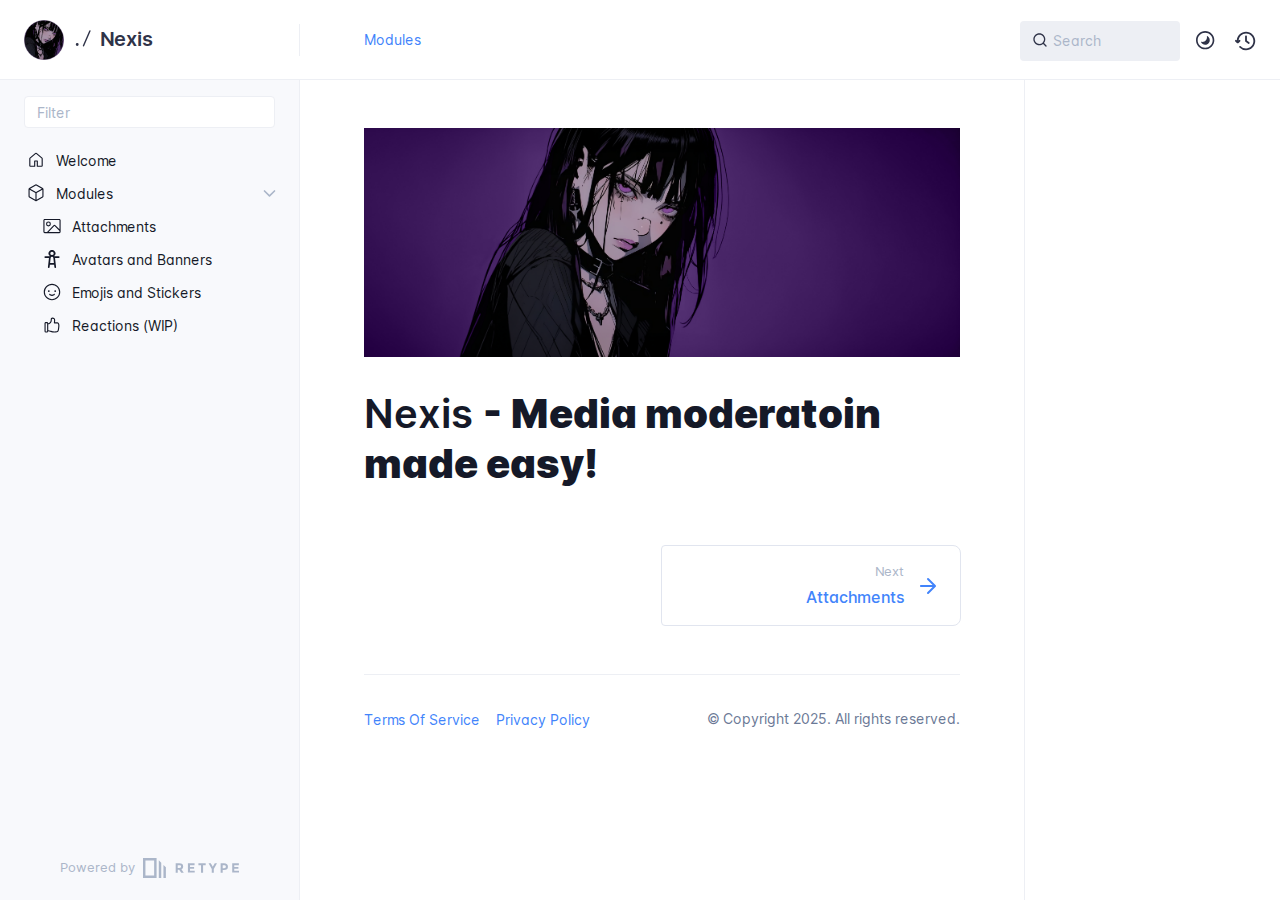
<file: nexis/index.html>
<!DOCTYPE html>
<html lang="en" class="h-full">
<head>
    <meta charset="UTF-8">
    <meta name="viewport" content="width=device-width,initial-scale=1">
    <meta name="turbo-root" content="/nexis">
    <meta name="turbo-cache-control" content="no-cache" data-turbo-track="reload" data-track-token="3.6.0.792142885352">

    <!-- See retype.com -->
    <meta name="generator" content="Retype 3.6.0">

    <!-- Primary Meta Tags -->
    <title>Nexis - Media moderatoin made easy!</title>
    <meta name="title" content="Nexis - Media moderatoin made easy!">

    <!-- Canonical -->
    <link rel="canonical" href="https://i5kilo.github.io/nexis/">

    <!-- Open Graph / Facebook -->
    <meta property="og:type" content="website">
    <meta property="og:url" content="https://i5kilo.github.io/nexis/">
    <meta property="og:title" content="Nexis - Media moderatoin made easy!">
    <meta property="og:image" content="https://i5kilo.github.io/nexis/static/banner.e.png">

    <!-- Twitter -->
    <meta property="twitter:card" content="summary_large_image">
    <meta property="twitter:url" content="https://i5kilo.github.io/nexis/">
    <meta property="twitter:title" content="Nexis - Media moderatoin made easy!">
    <meta property="twitter:image" content="https://i5kilo.github.io/nexis/static/banner.e.png">

    <script data-cfasync="false">(function () { var el = document.documentElement, m = localStorage.getItem("doc_theme"), wm = window.matchMedia; if (m === "dark" || (!m && wm && wm("(prefers-color-scheme: dark)").matches)) { el.classList.add("dark") } else { el.classList.remove("dark") } })();</script>

    <link href="static/main.cropped.circle.png" rel="icon">
    <link href="resources/css/retype.css?v=3.6.0.792142885352" rel="stylesheet">

    <script data-cfasync="false" src="resources/js/config.js?v=3.6.0.792142885352" data-turbo-eval="false" defer></script>
    <script data-cfasync="false" src="resources/js/retype.js?v=3.6.0" data-turbo-eval="false" defer></script>
    <script id="lunr-js" data-cfasync="false" src="resources/js/lunr.js?v=3.6.0.792142885352" data-turbo-eval="false" defer></script>
</head>
<body>
    <div id="docs-app" class="relative text-base antialiased text-gray-700 bg-white font-body dark:bg-dark-850 dark:text-dark-300">
        <div class="absolute bottom-0 left-0 bg-gray-100 dark:bg-dark-800" style="top: 5rem; right: 50%"></div>
    
        <header id="docs-site-header" class="sticky top-0 z-30 flex w-full h-16 bg-white border-b border-gray-200 md:h-20 dark:bg-dark-850 dark:border-dark-650">
            <div class="container relative flex items-center justify-between pr-6 grow md:justify-start">
                <!-- Mobile menu button skeleton -->
                <button v-cloak class="skeleton docs-mobile-menu-button flex items-center justify-center shrink-0 overflow-hidden dark:text-white focus:outline-none rounded-full w-10 h-10 ml-3.5 md:hidden"><svg xmlns="http://www.w3.org/2000/svg" class="mb-px shrink-0" width="24" height="24" viewBox="0 0 24 24" role="presentation" style="margin-bottom: 0px;"><g fill="currentColor"><path d="M2 4h20v2H2zM2 11h20v2H2zM2 18h20v2H2z"></path></g></svg></button>
                <div v-cloak id="docs-sidebar-toggle"></div>
        
                <!-- Logo -->
                <div class="flex items-center justify-between h-full py-2 md:w-75">
                    <div class="flex items-center px-2 md:px-6">
                        <a id="docs-site-logo" href="" class="flex items-center leading-snug text-xl">
                            <span class="w-10 mr-2 grow-0 shrink-0 overflow-hidden">
                                <img class="max-h-10 dark:hidden md:inline-block" src="static/logo.rounded.light.png">
                                <img class="max-h-10 hidden dark:inline-block" src="static/logo.rounded.dark.png">
                            </span>
                            <span class="dark:text-white font-semibold line-clamp-1 md:line-clamp-2"><svg xmlns="http://www.w3.org/2000/svg" class="docs-icon" viewBox="0 0 24 24" role="presentation"><g fill="currentColor"><g><path d="M19.564 4.42a.75.75 0 0 0-1.378-.59l-6.75 15.75a.75.75 0 0 0 1.378.59l6.75-15.75ZM7 18.5a1.5 1.5 0 1 1-3 0 1.5 1.5 0 0 1 3 0Z"/></g></g></svg> Nexis</span>
                        </a>
                    </div>
        
                    <span class="hidden h-8 border-r md:inline-block dark:border-dark-650"></span>
                </div>
        
                <div class="flex justify-between md:grow">
                    <!-- Top Nav -->
                    <nav class="hidden md:flex">
                        <ul class="flex flex-col mb-4 md:pl-16 md:mb-0 md:flex-row md:items-center">
                            <li class="mr-6">
                                <a class="py-2 md:mb-0 inline-flex items-center text-sm whitespace-nowrap transition-colors duration-200 ease-linear md:text-blue-500 dark:text-blue-400 hover:text-blue-800 dark:hover:text-blue-200" href="modules/attachments/">Modules</a>
                            </li>
        
                        </ul>
                    </nav>
        
                    <!-- Header Right Skeleton -->
                    <div v-cloak class="flex justify-end grow skeleton">
        
                        <!-- Search input mock -->
                        <div class="relative hidden w-40 lg:block lg:max-w-sm lg:ml-auto">
                            <div class="absolute flex items-center justify-center h-full pl-3 dark:text-dark-300">
                                <svg xmlns="http://www.w3.org/2000/svg" class="icon-base" width="16" height="16" viewBox="0 0 24 24" aria-labelledby="icon" role="presentation" style="margin-bottom: 1px;"><g fill="currentColor" ><path d="M21.71 20.29l-3.68-3.68A8.963 8.963 0 0020 11c0-4.96-4.04-9-9-9s-9 4.04-9 9 4.04 9 9 9c2.12 0 4.07-.74 5.61-1.97l3.68 3.68c.2.19.45.29.71.29s.51-.1.71-.29c.39-.39.39-1.03 0-1.42zM4 11c0-3.86 3.14-7 7-7s7 3.14 7 7c0 1.92-.78 3.66-2.04 4.93-.01.01-.02.01-.02.01-.01.01-.01.01-.01.02A6.98 6.98 0 0111 18c-3.86 0-7-3.14-7-7z" ></path></g></svg>
                            </div>
                            <input class="w-full h-10 placeholder-gray-400 transition-colors duration-200 ease-in bg-gray-200 border border-transparent rounded md:text-sm hover:bg-white hover:border-gray-300 focus:outline-none focus:bg-white focus:border-gray-500 dark:bg-dark-600 dark:border-dark-600 dark:placeholder-dark-400" style="padding: 0.625rem 0.75rem 0.625rem 2rem" type="text" placeholder="Search">
                        </div>
        
                        <!-- Mobile search button -->
                        <div class="flex items-center justify-center w-10 h-10 lg:hidden">
                            <svg xmlns="http://www.w3.org/2000/svg" class="shrink-0 icon-base" width="20" height="20" viewBox="0 0 24 24" aria-labelledby="icon" role="presentation" style="margin-bottom: 0px;"><g fill="currentColor" ><path d="M21.71 20.29l-3.68-3.68A8.963 8.963 0 0020 11c0-4.96-4.04-9-9-9s-9 4.04-9 9 4.04 9 9 9c2.12 0 4.07-.74 5.61-1.97l3.68 3.68c.2.19.45.29.71.29s.51-.1.71-.29c.39-.39.39-1.03 0-1.42zM4 11c0-3.86 3.14-7 7-7s7 3.14 7 7c0 1.92-.78 3.66-2.04 4.93-.01.01-.02.01-.02.01-.01.01-.01.01-.01.02A6.98 6.98 0 0111 18c-3.86 0-7-3.14-7-7z" ></path></g></svg>
                        </div>
        
                        <!-- Dark mode switch placeholder -->
                        <div class="w-10 h-10 lg:ml-2"></div>
        
                        <!-- History button -->
                        <div class="flex items-center justify-center w-10 h-10" style="margin-right: -0.625rem;">
                            <svg xmlns="http://www.w3.org/2000/svg" class="shrink-0 icon-base" width="22" height="22" viewBox="0 0 24 24" aria-labelledby="icon" role="presentation" style="margin-bottom: 0px;"><g fill="currentColor" ><g ><path d="M12.01 6.01c-.55 0-1 .45-1 1V12a1 1 0 00.4.8l3 2.22a.985.985 0 001.39-.2.996.996 0 00-.21-1.4l-2.6-1.92V7.01c.02-.55-.43-1-.98-1z"></path><path d="M12.01 1.91c-5.33 0-9.69 4.16-10.05 9.4l-.29-.26a.997.997 0 10-1.34 1.48l1.97 1.79c.19.17.43.26.67.26s.48-.09.67-.26l1.97-1.79a.997.997 0 10-1.34-1.48l-.31.28c.34-4.14 3.82-7.41 8.05-7.41 4.46 0 8.08 3.63 8.08 8.09s-3.63 8.08-8.08 8.08c-2.18 0-4.22-.85-5.75-2.4a.996.996 0 10-1.42 1.4 10.02 10.02 0 007.17 2.99c5.56 0 10.08-4.52 10.08-10.08.01-5.56-4.52-10.09-10.08-10.09z"></path></g></g></svg>
                        </div>
                    </div>
        
                    <div v-cloak class="flex justify-end grow">
                        <div id="docs-mobile-search-button"></div>
                        <doc-search-desktop></doc-search-desktop>
        
                        <doc-theme-switch class="lg:ml-2"></doc-theme-switch>
                        <doc-history></doc-history>
                    </div>
                </div>
            </div>
        </header>
    
        <div class="container relative flex bg-white">
            <!-- Sidebar Skeleton -->
            <div v-cloak class="fixed flex flex-col shrink-0 duration-300 ease-in-out bg-gray-100 border-gray-200 sidebar top-20 w-75 border-r h-screen md:sticky transition-transform skeleton dark:bg-dark-800 dark:border-dark-650">
            
                <!-- Render this div, if config.showSidebarFilter is `true` -->
                <div class="flex items-center h-16 px-6">
                    <input class="w-full h-8 px-3 py-2 transition-colors duration-200 ease-linear bg-white border border-gray-200 rounded shadow-none text-sm focus:outline-none focus:border-gray-600 dark:bg-dark-600 dark:border-dark-600" type="text" placeholder="Filter">
                </div>
            
                <div class="pl-6 mt-1 mb-4">
                    <div class="w-32 h-3 mb-4 bg-gray-200 rounded-full loading dark:bg-dark-600"></div>
                    <div class="w-48 h-3 mb-4 bg-gray-200 rounded-full loading dark:bg-dark-600"></div>
                    <div class="w-40 h-3 mb-4 bg-gray-200 rounded-full loading dark:bg-dark-600"></div>
                    <div class="w-32 h-3 mb-4 bg-gray-200 rounded-full loading dark:bg-dark-600"></div>
                    <div class="w-48 h-3 mb-4 bg-gray-200 rounded-full loading dark:bg-dark-600"></div>
                    <div class="w-40 h-3 mb-4 bg-gray-200 rounded-full loading dark:bg-dark-600"></div>
                </div>
            
                <div class="shrink-0 mt-auto bg-transparent dark:border-dark-650">
                    <a class="flex items-center justify-center flex-nowrap h-16 text-gray-400 dark:text-dark-400 hover:text-gray-700 dark:hover:text-dark-300 transition-colors duration-150 ease-in docs-powered-by" target="_blank" href="https://retype.com/" rel="noopener">
                        <span class="text-xs whitespace-nowrap">Powered by</span>
                        <svg xmlns="http://www.w3.org/2000/svg" class="ml-2" fill="currentColor" width="96" height="20" overflow="visible"><path d="M0 0v20h13.59V0H0zm11.15 17.54H2.44V2.46h8.71v15.08zM15.8 20h2.44V4.67L15.8 2.22zM20.45 6.89V20h2.44V9.34z"/><g><path d="M40.16 8.44c0 1.49-.59 2.45-1.75 2.88l2.34 3.32h-2.53l-2.04-2.96h-1.43v2.96h-2.06V5.36h3.5c1.43 0 2.46.24 3.07.73s.9 1.27.9 2.35zm-2.48 1.1c.26-.23.38-.59.38-1.09 0-.5-.13-.84-.4-1.03s-.73-.28-1.39-.28h-1.54v2.75h1.5c.72 0 1.2-.12 1.45-.35zM51.56 5.36V7.2h-4.59v1.91h4.13v1.76h-4.13v1.92h4.74v1.83h-6.79V5.36h6.64zM60.09 7.15v7.48h-2.06V7.15h-2.61V5.36h7.28v1.79h-2.61zM70.81 14.64h-2.06v-3.66l-3.19-5.61h2.23l1.99 3.45 1.99-3.45H74l-3.19 5.61v3.66zM83.99 6.19c.65.55.97 1.4.97 2.55s-.33 1.98-1 2.51-1.68.8-3.04.8h-1.23v2.59h-2.06V5.36h3.26c1.42 0 2.45.28 3.1.83zm-1.51 3.65c.25-.28.37-.69.37-1.22s-.16-.92-.48-1.14c-.32-.23-.82-.34-1.5-.34H79.7v3.12h1.38c.68 0 1.15-.14 1.4-.42zM95.85 5.36V7.2h-4.59v1.91h4.13v1.76h-4.13v1.92H96v1.83h-6.79V5.36h6.64z"/></g></svg>
                    </a>
                </div>
            </div>
            
            <!-- Sidebar component -->
            <doc-sidebar v-cloak>
                <template #sidebar-footer>
                    <div class="shrink-0 mt-auto border-t md:bg-transparent md:border-none dark:border-dark-650">
            
                        <div class="py-3 px-6 md:hidden border-b dark:border-dark-650">
                            <nav>
                                <ul class="flex flex-wrap justify-center items-center">
                                    <li class="mr-6">
                                        <a class="block py-1 inline-flex items-center text-sm whitespace-nowrap transition-colors duration-200 ease-linear md:text-blue-500 dark:text-blue-400 hover:text-blue-800 dark:hover:text-blue-200" href="modules/attachments/">Modules</a>
                                    </li>
            
                                </ul>
                            </nav>
                        </div>
            
                        <a class="flex items-center justify-center flex-nowrap h-16 text-gray-400 dark:text-dark-400 hover:text-gray-700 dark:hover:text-dark-300 transition-colors duration-150 ease-in docs-powered-by" target="_blank" href="https://retype.com/" rel="noopener">
                            <span class="text-xs whitespace-nowrap">Powered by</span>
                            <svg xmlns="http://www.w3.org/2000/svg" class="ml-2" fill="currentColor" width="96" height="20" overflow="visible"><path d="M0 0v20h13.59V0H0zm11.15 17.54H2.44V2.46h8.71v15.08zM15.8 20h2.44V4.67L15.8 2.22zM20.45 6.89V20h2.44V9.34z"/><g><path d="M40.16 8.44c0 1.49-.59 2.45-1.75 2.88l2.34 3.32h-2.53l-2.04-2.96h-1.43v2.96h-2.06V5.36h3.5c1.43 0 2.46.24 3.07.73s.9 1.27.9 2.35zm-2.48 1.1c.26-.23.38-.59.38-1.09 0-.5-.13-.84-.4-1.03s-.73-.28-1.39-.28h-1.54v2.75h1.5c.72 0 1.2-.12 1.45-.35zM51.56 5.36V7.2h-4.59v1.91h4.13v1.76h-4.13v1.92h4.74v1.83h-6.79V5.36h6.64zM60.09 7.15v7.48h-2.06V7.15h-2.61V5.36h7.28v1.79h-2.61zM70.81 14.64h-2.06v-3.66l-3.19-5.61h2.23l1.99 3.45 1.99-3.45H74l-3.19 5.61v3.66zM83.99 6.19c.65.55.97 1.4.97 2.55s-.33 1.98-1 2.51-1.68.8-3.04.8h-1.23v2.59h-2.06V5.36h3.26c1.42 0 2.45.28 3.1.83zm-1.51 3.65c.25-.28.37-.69.37-1.22s-.16-.92-.48-1.14c-.32-.23-.82-.34-1.5-.34H79.7v3.12h1.38c.68 0 1.15-.14 1.4-.42zM95.85 5.36V7.2h-4.59v1.91h4.13v1.76h-4.13v1.92H96v1.83h-6.79V5.36h6.64z"/></g></svg>
                        </a>
                    </div>
                </template>
            </doc-sidebar>
    
            <div class="grow min-w-0 dark:bg-dark-850">
                <!-- Render "toolbar" template here on api pages --><!-- Render page content -->
                <div class="flex">
                    <div class="min-w-0 p-4 grow md:px-16">
                        <main class="relative pb-12 lg:pt-2">
                            <div class="docs-markdown" id="docs-content">
                                <!-- Rendered if sidebar right is enabled -->
                                <div id="docs-sidebar-right-toggle"></div>
                                <!-- Page content  -->
<p><figure class="content-center">
    <img src="static/banner.e.png" alt="">
    <figcaption class="caption"></figcaption>
</figure>
</p>
<doc-anchor-target id="nexis---media-moderatoin-made-easy" class="break-words">
    <h1>
        <doc-anchor-trigger class="header-anchor-trigger" to="#nexis---media-moderatoin-made-easy">#</doc-anchor-trigger>
        <span>Nexis <strong>- Media moderatoin made easy!</strong></span>
    </h1>
</doc-anchor-target>

                                
                                <!-- Required only on API pages -->
                                <doc-toolbar-member-filter-no-results></doc-toolbar-member-filter-no-results>
                            </div>
                            <footer class="clear-both">
                            
                                <nav class="flex mt-14">
                                    <div class="w-1/2">
                                    </div>
                            
                                    <div class="w-1/2">
                                        <a class="px-5 py-4 -mx-px h-full flex items-center justify-end break-normal font-medium text-blue-500 dark:text-blue-400 border border-gray-300 hover:border-gray-400 dark:border-dark-650 dark:hover:border-dark-450 rounded-l rounded-r-lg transition-colors duration-150 relative hover:z-5" href="modules/attachments/">
                                            <span>
                                                <span class="block text-xs font-normal text-right text-gray-400 dark:text-dark-400">Next</span>
                                                <span class="block mt-1">Attachments</span>
                                            </span>
                                            <svg xmlns="http://www.w3.org/2000/svg" class="ml-3" width="24" height="24" viewBox="0 0 24 24" fill="currentColor" overflow="visible"><path d="M19.92 12.38a1 1 0 00-.22-1.09l-7-7a.996.996 0 10-1.41 1.41l5.3 5.3H5c-.55 0-1 .45-1 1s.45 1 1 1h11.59l-5.29 5.29a.996.996 0 000 1.41c.19.2.44.3.7.3s.51-.1.71-.29l7-7c.09-.09.16-.21.21-.33z" /><path fill="none" d="M0 0h24v24H0z" /></svg>
                                        </a>
                                    </div>
                                </nav>
                            </footer>
                        </main>
                
                        <div class="border-t dark:border-dark-650 pt-6 mb-8">
                            <footer class="flex flex-wrap items-center justify-between">
                                <div>
                                    <ul class="flex flex-wrap items-center text-sm">
                                        <li>
                                            <a class="block mr-4 py-2 text-sm whitespace-nowrap transition-colors duration-200 ease-linear text-blue-500 dark:text-blue-400 hover:text-blue-800 dark:hover:text-blue-200 md:mb-0" href="terms-of-service/">Terms Of Service</a>
                                        </li>
                                        <li>
                                            <a class="block mr-4 py-2 text-sm whitespace-nowrap transition-colors duration-200 ease-linear text-blue-500 dark:text-blue-400 hover:text-blue-800 dark:hover:text-blue-200 md:mb-0" href="privacy-policy/">Privacy Policy</a>
                                        </li>
                                    </ul>
                                </div>
                                <div class="docs-copyright py-2 text-gray-500 dark:text-dark-350 text-sm leading-relaxed"><p>© Copyright 2025. All rights reserved.</p></div>
                            </footer>
                        </div>
                    </div>
                
                    <!-- Rendered if sidebar right is enabled -->
                    <!-- Sidebar right skeleton-->
                    <div v-cloak class="fixed top-0 bottom-0 right-0 translate-x-full bg-white border-gray-200 lg:sticky lg:border-l lg:shrink-0 lg:pt-6 lg:transform-none sm:w-1/2 lg:w-64 lg:z-0 md:w-104 sidebar-right skeleton dark:bg-dark-850 dark:border-dark-650">
                        <div class="pl-5">
                            <div class="w-32 h-3 mb-4 bg-gray-200 dark:bg-dark-600 rounded-full loading"></div>
                            <div class="w-48 h-3 mb-4 bg-gray-200 dark:bg-dark-600 rounded-full loading"></div>
                            <div class="w-40 h-3 mb-4 bg-gray-200 dark:bg-dark-600 rounded-full loading"></div>
                        </div>
                    </div>
                
                    <!-- User should be able to hide sidebar right -->
                    <doc-sidebar-right v-cloak></doc-sidebar-right>
                </div>

            </div>
        </div>
    
        <doc-search-mobile></doc-search-mobile>
        <doc-back-to-top></doc-back-to-top>
    </div>


    <div id="docs-overlay-target"></div>

    <script data-cfasync="false">window.__DOCS__ = { "title": "Welcome", isRoot: true, level: 0, icon: "file", hasPrism: false, hasMermaid: false, hasMath: false, tocDepth: 23 }</script>
</body>
</html>
</file>
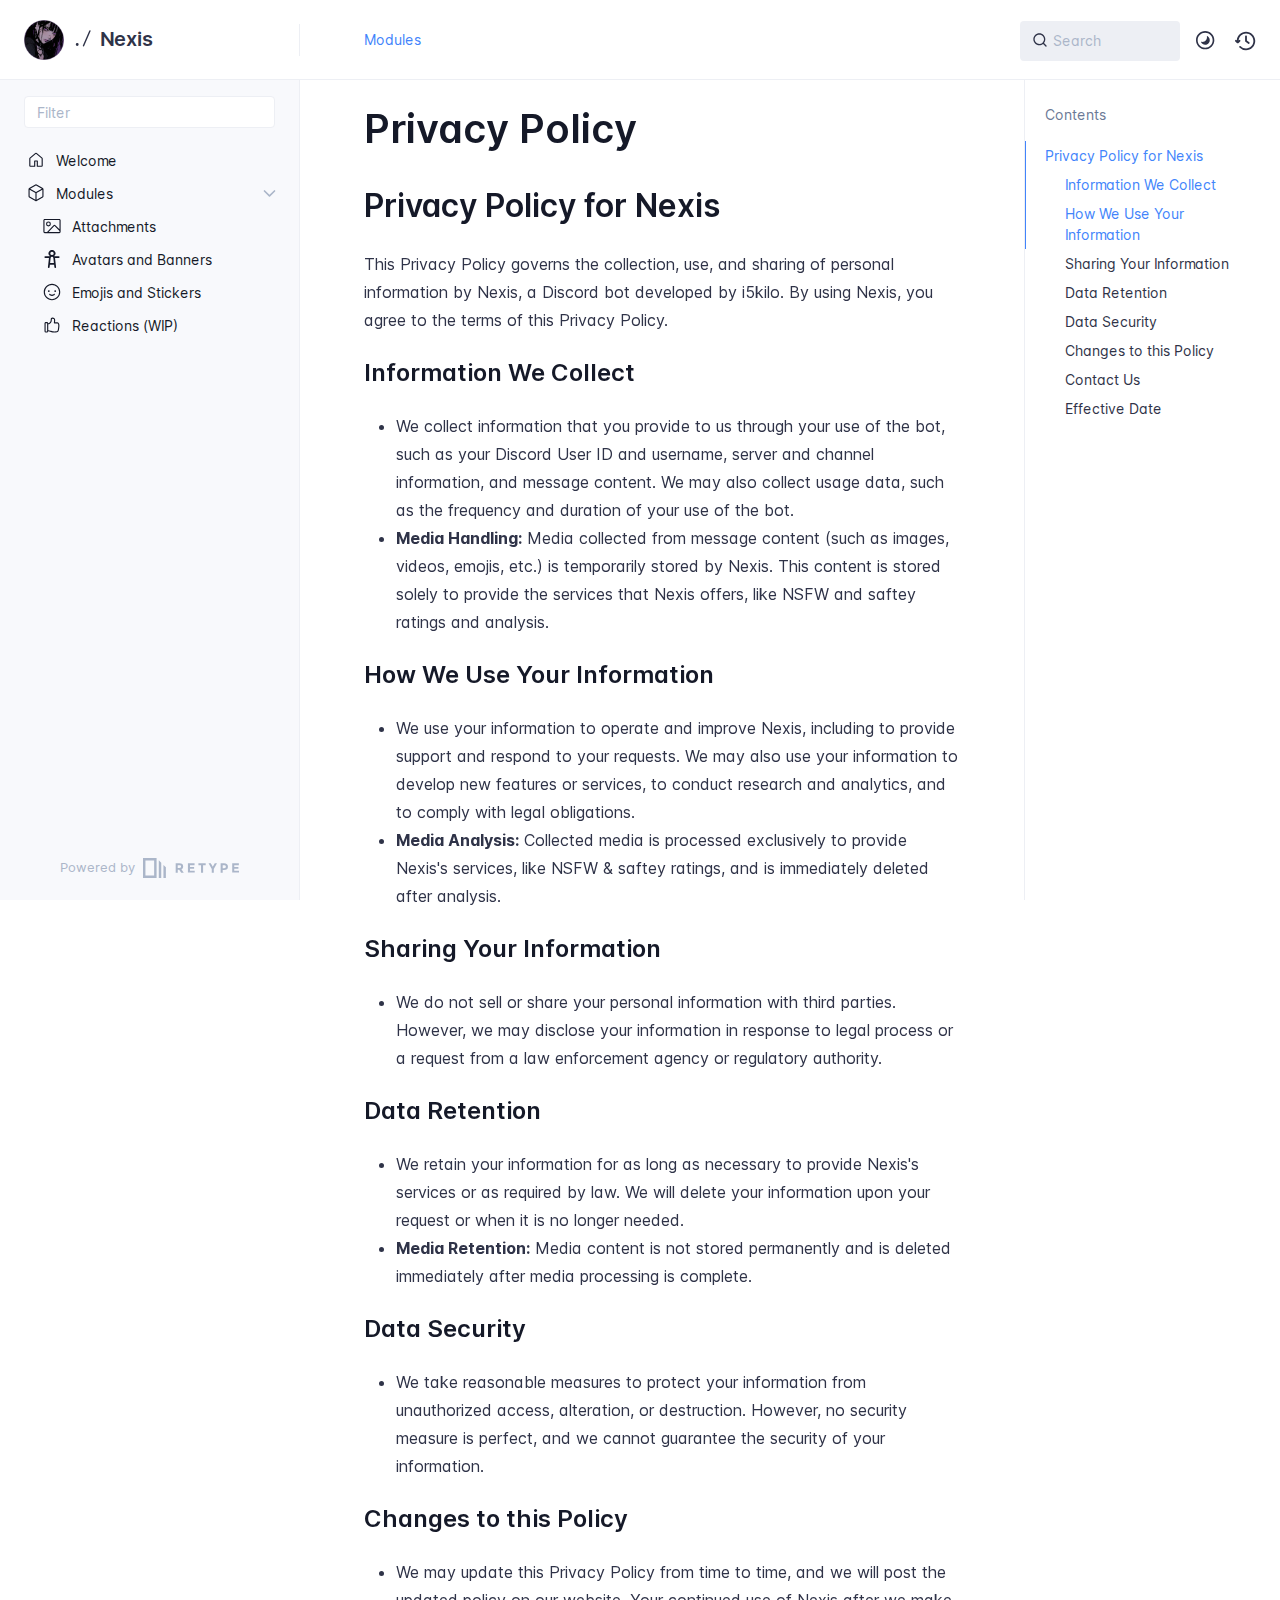
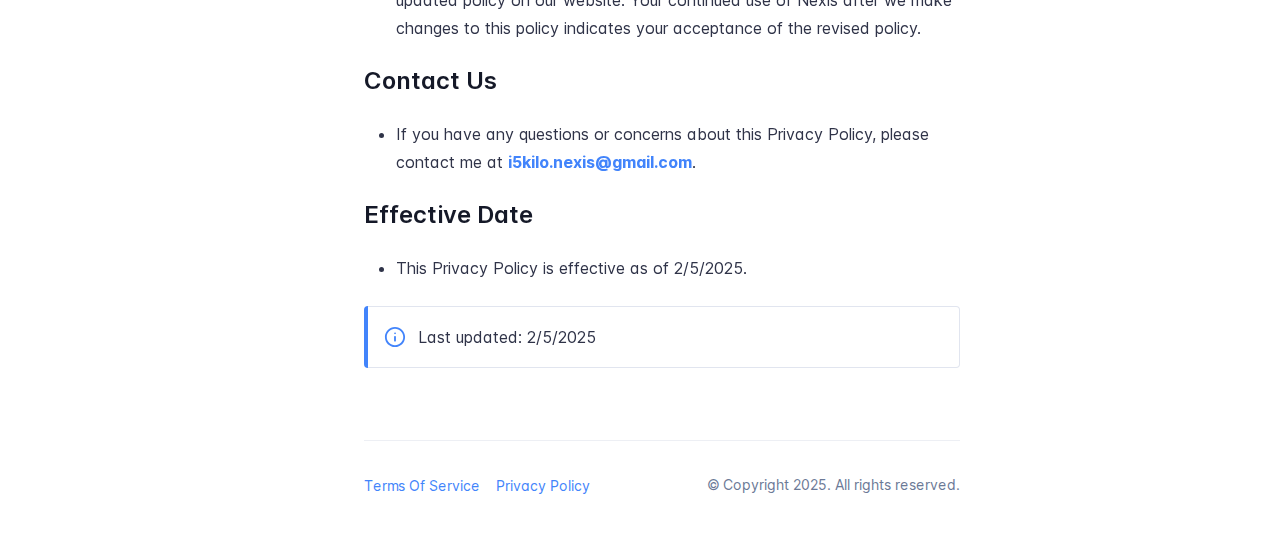
<file: nexis/privacy-policy/index.html>
<!DOCTYPE html>
<html lang="en" class="h-full">
<head>
    <meta charset="UTF-8">
    <meta name="viewport" content="width=device-width,initial-scale=1">
    <meta name="turbo-root" content="/nexis">
    <meta name="turbo-cache-control" content="no-cache" data-turbo-track="reload" data-track-token="3.6.0.792142885352">

    <!-- See retype.com -->
    <meta name="generator" content="Retype 3.6.0">

    <!-- Primary Meta Tags -->
    <title>Privacy Policy</title>
    <meta name="title" content="Privacy Policy">
    <meta name="description" content="This Privacy Policy governs the collection, use, and sharing of personal information by Nexis, a Discord bot developed by i5kilo.">

    <!-- Canonical -->
    <link rel="canonical" href="https://i5kilo.github.io/nexis/privacy-policy/">

    <!-- Open Graph / Facebook -->
    <meta property="og:type" content="website">
    <meta property="og:url" content="https://i5kilo.github.io/nexis/privacy-policy/">
    <meta property="og:title" content="Privacy Policy">
    <meta property="og:description" content="This Privacy Policy governs the collection, use, and sharing of personal information by Nexis, a Discord bot developed by i5kilo.">

    <!-- Twitter -->
    <meta property="twitter:card" content="summary_large_image">
    <meta property="twitter:url" content="https://i5kilo.github.io/nexis/privacy-policy/">
    <meta property="twitter:title" content="Privacy Policy">
    <meta property="twitter:description" content="This Privacy Policy governs the collection, use, and sharing of personal information by Nexis, a Discord bot developed by i5kilo.">

    <script data-cfasync="false">(function () { var el = document.documentElement, m = localStorage.getItem("doc_theme"), wm = window.matchMedia; if (m === "dark" || (!m && wm && wm("(prefers-color-scheme: dark)").matches)) { el.classList.add("dark") } else { el.classList.remove("dark") } })();</script>

    <link href="../static/main.cropped.circle.png" rel="icon">
    <link href="../resources/css/retype.css?v=3.6.0.792142885352" rel="stylesheet">

    <script data-cfasync="false" src="../resources/js/config.js?v=3.6.0.792142885352" data-turbo-eval="false" defer></script>
    <script data-cfasync="false" src="../resources/js/retype.js?v=3.6.0" data-turbo-eval="false" defer></script>
    <script id="lunr-js" data-cfasync="false" src="../resources/js/lunr.js?v=3.6.0.792142885352" data-turbo-eval="false" defer></script>
</head>
<body>
    <div id="docs-app" class="relative text-base antialiased text-gray-700 bg-white font-body dark:bg-dark-850 dark:text-dark-300">
        <div class="absolute bottom-0 left-0 bg-gray-100 dark:bg-dark-800" style="top: 5rem; right: 50%"></div>
    
        <header id="docs-site-header" class="sticky top-0 z-30 flex w-full h-16 bg-white border-b border-gray-200 md:h-20 dark:bg-dark-850 dark:border-dark-650">
            <div class="container relative flex items-center justify-between pr-6 grow md:justify-start">
                <!-- Mobile menu button skeleton -->
                <button v-cloak class="skeleton docs-mobile-menu-button flex items-center justify-center shrink-0 overflow-hidden dark:text-white focus:outline-none rounded-full w-10 h-10 ml-3.5 md:hidden"><svg xmlns="http://www.w3.org/2000/svg" class="mb-px shrink-0" width="24" height="24" viewBox="0 0 24 24" role="presentation" style="margin-bottom: 0px;"><g fill="currentColor"><path d="M2 4h20v2H2zM2 11h20v2H2zM2 18h20v2H2z"></path></g></svg></button>
                <div v-cloak id="docs-sidebar-toggle"></div>
        
                <!-- Logo -->
                <div class="flex items-center justify-between h-full py-2 md:w-75">
                    <div class="flex items-center px-2 md:px-6">
                        <a id="docs-site-logo" href="../" class="flex items-center leading-snug text-xl">
                            <span class="w-10 mr-2 grow-0 shrink-0 overflow-hidden">
                                <img class="max-h-10 dark:hidden md:inline-block" src="../static/logo.rounded.light.png">
                                <img class="max-h-10 hidden dark:inline-block" src="../static/logo.rounded.dark.png">
                            </span>
                            <span class="dark:text-white font-semibold line-clamp-1 md:line-clamp-2"><svg xmlns="http://www.w3.org/2000/svg" class="docs-icon" viewBox="0 0 24 24" role="presentation"><g fill="currentColor"><g><path d="M19.564 4.42a.75.75 0 0 0-1.378-.59l-6.75 15.75a.75.75 0 0 0 1.378.59l6.75-15.75ZM7 18.5a1.5 1.5 0 1 1-3 0 1.5 1.5 0 0 1 3 0Z"/></g></g></svg> Nexis</span>
                        </a>
                    </div>
        
                    <span class="hidden h-8 border-r md:inline-block dark:border-dark-650"></span>
                </div>
        
                <div class="flex justify-between md:grow">
                    <!-- Top Nav -->
                    <nav class="hidden md:flex">
                        <ul class="flex flex-col mb-4 md:pl-16 md:mb-0 md:flex-row md:items-center">
                            <li class="mr-6">
                                <a class="py-2 md:mb-0 inline-flex items-center text-sm whitespace-nowrap transition-colors duration-200 ease-linear md:text-blue-500 dark:text-blue-400 hover:text-blue-800 dark:hover:text-blue-200" href="../modules/attachments/">Modules</a>
                            </li>
        
                        </ul>
                    </nav>
        
                    <!-- Header Right Skeleton -->
                    <div v-cloak class="flex justify-end grow skeleton">
        
                        <!-- Search input mock -->
                        <div class="relative hidden w-40 lg:block lg:max-w-sm lg:ml-auto">
                            <div class="absolute flex items-center justify-center h-full pl-3 dark:text-dark-300">
                                <svg xmlns="http://www.w3.org/2000/svg" class="icon-base" width="16" height="16" viewBox="0 0 24 24" aria-labelledby="icon" role="presentation" style="margin-bottom: 1px;"><g fill="currentColor" ><path d="M21.71 20.29l-3.68-3.68A8.963 8.963 0 0020 11c0-4.96-4.04-9-9-9s-9 4.04-9 9 4.04 9 9 9c2.12 0 4.07-.74 5.61-1.97l3.68 3.68c.2.19.45.29.71.29s.51-.1.71-.29c.39-.39.39-1.03 0-1.42zM4 11c0-3.86 3.14-7 7-7s7 3.14 7 7c0 1.92-.78 3.66-2.04 4.93-.01.01-.02.01-.02.01-.01.01-.01.01-.01.02A6.98 6.98 0 0111 18c-3.86 0-7-3.14-7-7z" ></path></g></svg>
                            </div>
                            <input class="w-full h-10 placeholder-gray-400 transition-colors duration-200 ease-in bg-gray-200 border border-transparent rounded md:text-sm hover:bg-white hover:border-gray-300 focus:outline-none focus:bg-white focus:border-gray-500 dark:bg-dark-600 dark:border-dark-600 dark:placeholder-dark-400" style="padding: 0.625rem 0.75rem 0.625rem 2rem" type="text" placeholder="Search">
                        </div>
        
                        <!-- Mobile search button -->
                        <div class="flex items-center justify-center w-10 h-10 lg:hidden">
                            <svg xmlns="http://www.w3.org/2000/svg" class="shrink-0 icon-base" width="20" height="20" viewBox="0 0 24 24" aria-labelledby="icon" role="presentation" style="margin-bottom: 0px;"><g fill="currentColor" ><path d="M21.71 20.29l-3.68-3.68A8.963 8.963 0 0020 11c0-4.96-4.04-9-9-9s-9 4.04-9 9 4.04 9 9 9c2.12 0 4.07-.74 5.61-1.97l3.68 3.68c.2.19.45.29.71.29s.51-.1.71-.29c.39-.39.39-1.03 0-1.42zM4 11c0-3.86 3.14-7 7-7s7 3.14 7 7c0 1.92-.78 3.66-2.04 4.93-.01.01-.02.01-.02.01-.01.01-.01.01-.01.02A6.98 6.98 0 0111 18c-3.86 0-7-3.14-7-7z" ></path></g></svg>
                        </div>
        
                        <!-- Dark mode switch placeholder -->
                        <div class="w-10 h-10 lg:ml-2"></div>
        
                        <!-- History button -->
                        <div class="flex items-center justify-center w-10 h-10" style="margin-right: -0.625rem;">
                            <svg xmlns="http://www.w3.org/2000/svg" class="shrink-0 icon-base" width="22" height="22" viewBox="0 0 24 24" aria-labelledby="icon" role="presentation" style="margin-bottom: 0px;"><g fill="currentColor" ><g ><path d="M12.01 6.01c-.55 0-1 .45-1 1V12a1 1 0 00.4.8l3 2.22a.985.985 0 001.39-.2.996.996 0 00-.21-1.4l-2.6-1.92V7.01c.02-.55-.43-1-.98-1z"></path><path d="M12.01 1.91c-5.33 0-9.69 4.16-10.05 9.4l-.29-.26a.997.997 0 10-1.34 1.48l1.97 1.79c.19.17.43.26.67.26s.48-.09.67-.26l1.97-1.79a.997.997 0 10-1.34-1.48l-.31.28c.34-4.14 3.82-7.41 8.05-7.41 4.46 0 8.08 3.63 8.08 8.09s-3.63 8.08-8.08 8.08c-2.18 0-4.22-.85-5.75-2.4a.996.996 0 10-1.42 1.4 10.02 10.02 0 007.17 2.99c5.56 0 10.08-4.52 10.08-10.08.01-5.56-4.52-10.09-10.08-10.09z"></path></g></g></svg>
                        </div>
                    </div>
        
                    <div v-cloak class="flex justify-end grow">
                        <div id="docs-mobile-search-button"></div>
                        <doc-search-desktop></doc-search-desktop>
        
                        <doc-theme-switch class="lg:ml-2"></doc-theme-switch>
                        <doc-history></doc-history>
                    </div>
                </div>
            </div>
        </header>
    
        <div class="container relative flex bg-white">
            <!-- Sidebar Skeleton -->
            <div v-cloak class="fixed flex flex-col shrink-0 duration-300 ease-in-out bg-gray-100 border-gray-200 sidebar top-20 w-75 border-r h-screen md:sticky transition-transform skeleton dark:bg-dark-800 dark:border-dark-650">
            
                <!-- Render this div, if config.showSidebarFilter is `true` -->
                <div class="flex items-center h-16 px-6">
                    <input class="w-full h-8 px-3 py-2 transition-colors duration-200 ease-linear bg-white border border-gray-200 rounded shadow-none text-sm focus:outline-none focus:border-gray-600 dark:bg-dark-600 dark:border-dark-600" type="text" placeholder="Filter">
                </div>
            
                <div class="pl-6 mt-1 mb-4">
                    <div class="w-32 h-3 mb-4 bg-gray-200 rounded-full loading dark:bg-dark-600"></div>
                    <div class="w-48 h-3 mb-4 bg-gray-200 rounded-full loading dark:bg-dark-600"></div>
                    <div class="w-40 h-3 mb-4 bg-gray-200 rounded-full loading dark:bg-dark-600"></div>
                    <div class="w-32 h-3 mb-4 bg-gray-200 rounded-full loading dark:bg-dark-600"></div>
                    <div class="w-48 h-3 mb-4 bg-gray-200 rounded-full loading dark:bg-dark-600"></div>
                    <div class="w-40 h-3 mb-4 bg-gray-200 rounded-full loading dark:bg-dark-600"></div>
                </div>
            
                <div class="shrink-0 mt-auto bg-transparent dark:border-dark-650">
                    <a class="flex items-center justify-center flex-nowrap h-16 text-gray-400 dark:text-dark-400 hover:text-gray-700 dark:hover:text-dark-300 transition-colors duration-150 ease-in docs-powered-by" target="_blank" href="https://retype.com/" rel="noopener">
                        <span class="text-xs whitespace-nowrap">Powered by</span>
                        <svg xmlns="http://www.w3.org/2000/svg" class="ml-2" fill="currentColor" width="96" height="20" overflow="visible"><path d="M0 0v20h13.59V0H0zm11.15 17.54H2.44V2.46h8.71v15.08zM15.8 20h2.44V4.67L15.8 2.22zM20.45 6.89V20h2.44V9.34z"/><g><path d="M40.16 8.44c0 1.49-.59 2.45-1.75 2.88l2.34 3.32h-2.53l-2.04-2.96h-1.43v2.96h-2.06V5.36h3.5c1.43 0 2.46.24 3.07.73s.9 1.27.9 2.35zm-2.48 1.1c.26-.23.38-.59.38-1.09 0-.5-.13-.84-.4-1.03s-.73-.28-1.39-.28h-1.54v2.75h1.5c.72 0 1.2-.12 1.45-.35zM51.56 5.36V7.2h-4.59v1.91h4.13v1.76h-4.13v1.92h4.74v1.83h-6.79V5.36h6.64zM60.09 7.15v7.48h-2.06V7.15h-2.61V5.36h7.28v1.79h-2.61zM70.81 14.64h-2.06v-3.66l-3.19-5.61h2.23l1.99 3.45 1.99-3.45H74l-3.19 5.61v3.66zM83.99 6.19c.65.55.97 1.4.97 2.55s-.33 1.98-1 2.51-1.68.8-3.04.8h-1.23v2.59h-2.06V5.36h3.26c1.42 0 2.45.28 3.1.83zm-1.51 3.65c.25-.28.37-.69.37-1.22s-.16-.92-.48-1.14c-.32-.23-.82-.34-1.5-.34H79.7v3.12h1.38c.68 0 1.15-.14 1.4-.42zM95.85 5.36V7.2h-4.59v1.91h4.13v1.76h-4.13v1.92H96v1.83h-6.79V5.36h6.64z"/></g></svg>
                    </a>
                </div>
            </div>
            
            <!-- Sidebar component -->
            <doc-sidebar v-cloak>
                <template #sidebar-footer>
                    <div class="shrink-0 mt-auto border-t md:bg-transparent md:border-none dark:border-dark-650">
            
                        <div class="py-3 px-6 md:hidden border-b dark:border-dark-650">
                            <nav>
                                <ul class="flex flex-wrap justify-center items-center">
                                    <li class="mr-6">
                                        <a class="block py-1 inline-flex items-center text-sm whitespace-nowrap transition-colors duration-200 ease-linear md:text-blue-500 dark:text-blue-400 hover:text-blue-800 dark:hover:text-blue-200" href="../modules/attachments/">Modules</a>
                                    </li>
            
                                </ul>
                            </nav>
                        </div>
            
                        <a class="flex items-center justify-center flex-nowrap h-16 text-gray-400 dark:text-dark-400 hover:text-gray-700 dark:hover:text-dark-300 transition-colors duration-150 ease-in docs-powered-by" target="_blank" href="https://retype.com/" rel="noopener">
                            <span class="text-xs whitespace-nowrap">Powered by</span>
                            <svg xmlns="http://www.w3.org/2000/svg" class="ml-2" fill="currentColor" width="96" height="20" overflow="visible"><path d="M0 0v20h13.59V0H0zm11.15 17.54H2.44V2.46h8.71v15.08zM15.8 20h2.44V4.67L15.8 2.22zM20.45 6.89V20h2.44V9.34z"/><g><path d="M40.16 8.44c0 1.49-.59 2.45-1.75 2.88l2.34 3.32h-2.53l-2.04-2.96h-1.43v2.96h-2.06V5.36h3.5c1.43 0 2.46.24 3.07.73s.9 1.27.9 2.35zm-2.48 1.1c.26-.23.38-.59.38-1.09 0-.5-.13-.84-.4-1.03s-.73-.28-1.39-.28h-1.54v2.75h1.5c.72 0 1.2-.12 1.45-.35zM51.56 5.36V7.2h-4.59v1.91h4.13v1.76h-4.13v1.92h4.74v1.83h-6.79V5.36h6.64zM60.09 7.15v7.48h-2.06V7.15h-2.61V5.36h7.28v1.79h-2.61zM70.81 14.64h-2.06v-3.66l-3.19-5.61h2.23l1.99 3.45 1.99-3.45H74l-3.19 5.61v3.66zM83.99 6.19c.65.55.97 1.4.97 2.55s-.33 1.98-1 2.51-1.68.8-3.04.8h-1.23v2.59h-2.06V5.36h3.26c1.42 0 2.45.28 3.1.83zm-1.51 3.65c.25-.28.37-.69.37-1.22s-.16-.92-.48-1.14c-.32-.23-.82-.34-1.5-.34H79.7v3.12h1.38c.68 0 1.15-.14 1.4-.42zM95.85 5.36V7.2h-4.59v1.91h4.13v1.76h-4.13v1.92H96v1.83h-6.79V5.36h6.64z"/></g></svg>
                        </a>
                    </div>
                </template>
            </doc-sidebar>
    
            <div class="grow min-w-0 dark:bg-dark-850">
                <!-- Render "toolbar" template here on api pages --><!-- Render page content -->
                <div class="flex">
                    <div class="min-w-0 p-4 grow md:px-16">
                        <main class="relative pb-12 lg:pt-2">
                            <div class="docs-markdown" id="docs-content">
                                <!-- Rendered if sidebar right is enabled -->
                                <div id="docs-sidebar-right-toggle"></div>
                                <!-- Page content  -->
<doc-anchor-target id="privacy-policy" class="break-words">
    <h1>
        <doc-anchor-trigger class="header-anchor-trigger" to="#privacy-policy">#</doc-anchor-trigger>
        <span>Privacy Policy</span>
    </h1>
</doc-anchor-target>
<doc-anchor-target id="privacy-policy-for-nexis">
    <h2>
        <doc-anchor-trigger class="header-anchor-trigger" to="#privacy-policy-for-nexis">#</doc-anchor-trigger>
        <span>Privacy Policy for Nexis</span>
    </h2>
</doc-anchor-target>
<p>This Privacy Policy governs the collection, use, and sharing of personal information by Nexis, a Discord bot developed by i5kilo. By using Nexis, you agree to the terms of this Privacy Policy.</p>
<doc-anchor-target id="information-we-collect">
    <h3>
        <doc-anchor-trigger class="header-anchor-trigger" to="#information-we-collect">#</doc-anchor-trigger>
        <span>Information We Collect</span>
    </h3>
</doc-anchor-target>
<ul>
<li>We collect information that you provide to us through your use of the bot, such as your Discord User ID and username, server and channel information, and message content. We may also collect usage data, such as the frequency and duration of your use of the bot.</li>
<li><strong>Media Handling:</strong> Media collected from message content (such as images, videos, emojis, etc.) is temporarily stored by Nexis. This content is stored solely to provide the services that Nexis offers, like NSFW and saftey ratings and analysis.</li>
</ul>
<doc-anchor-target id="how-we-use-your-information">
    <h3>
        <doc-anchor-trigger class="header-anchor-trigger" to="#how-we-use-your-information">#</doc-anchor-trigger>
        <span>How We Use Your Information</span>
    </h3>
</doc-anchor-target>
<ul>
<li>We use your information to operate and improve Nexis, including to provide support and respond to your requests. We may also use your information to develop new features or services, to conduct research and analytics, and to comply with legal obligations.</li>
<li><strong>Media Analysis:</strong> Collected media is processed exclusively to provide Nexis&#x27;s services, like NSFW &amp; saftey ratings, and is immediately deleted after analysis.</li>
</ul>
<doc-anchor-target id="sharing-your-information">
    <h3>
        <doc-anchor-trigger class="header-anchor-trigger" to="#sharing-your-information">#</doc-anchor-trigger>
        <span>Sharing Your Information</span>
    </h3>
</doc-anchor-target>
<ul>
<li>We do not sell or share your personal information with third parties. However, we may disclose your information in response to legal process or a request from a law enforcement agency or regulatory authority.</li>
</ul>
<doc-anchor-target id="data-retention">
    <h3>
        <doc-anchor-trigger class="header-anchor-trigger" to="#data-retention">#</doc-anchor-trigger>
        <span>Data Retention</span>
    </h3>
</doc-anchor-target>
<ul>
<li>We retain your information for as long as necessary to provide Nexis&#x27;s services or as required by law. We will delete your information upon your request or when it is no longer needed.</li>
<li><strong>Media Retention:</strong> Media content is not stored permanently and is deleted immediately after media processing is complete.</li>
</ul>
<doc-anchor-target id="data-security">
    <h3>
        <doc-anchor-trigger class="header-anchor-trigger" to="#data-security">#</doc-anchor-trigger>
        <span>Data Security</span>
    </h3>
</doc-anchor-target>
<ul>
<li>We take reasonable measures to protect your information from unauthorized access, alteration, or destruction. However, no security measure is perfect, and we cannot guarantee the security of your information.</li>
</ul>
<doc-anchor-target id="changes-to-this-policy">
    <h3>
        <doc-anchor-trigger class="header-anchor-trigger" to="#changes-to-this-policy">#</doc-anchor-trigger>
        <span>Changes to this Policy</span>
    </h3>
</doc-anchor-target>
<ul>
<li>We may update this Privacy Policy from time to time, and we will post the updated policy on our website. Your continued use of Nexis after we make changes to this policy indicates your acceptance of the revised policy.</li>
</ul>
<doc-anchor-target id="contact-us">
    <h3>
        <doc-anchor-trigger class="header-anchor-trigger" to="#contact-us">#</doc-anchor-trigger>
        <span>Contact Us</span>
    </h3>
</doc-anchor-target>
<ul>
<li>If you have any questions or concerns about this Privacy Policy, please contact me at <strong><a href="mailto:i5kilo.nexis@gmail.com">i5kilo.nexis@gmail.com</a></strong>.</li>
</ul>
<doc-anchor-target id="effective-date">
    <h3>
        <doc-anchor-trigger class="header-anchor-trigger" to="#effective-date">#</doc-anchor-trigger>
        <span>Effective Date</span>
    </h3>
</doc-anchor-target>
<ul>
<li>This Privacy Policy is effective as of 2/5/2025.</li>
</ul>
<div class="flex mb-6">
    <div class="shrink-0 w-1 rounded-tl rounded-bl bg-blue-500 dark:bg-blue-400"></div>
    <div class="flex w-full py-4 border border-l-0 border-gray-300 rounded-tr rounded-br doc-alert bg-white dark:bg-dark-700 dark:border-dark-700" role="alert">
        <div class="flex items-center ml-4 h-7">
            <svg xmlns="http://www.w3.org/2000/svg" class="mb-px text-blue-500 dark:text-blue-400" width="22" height="22" viewBox="0 0 24 24" role="presentation">
                <g fill="currentColor"><g>
                    <path d="M12 1C5.93 1 1 5.93 1 12s4.93 11 11 11 11-4.93 11-11S18.07 1 12 1zm0 20c-4.96 0-9-4.04-9-9s4.04-9 9-9 9 4.04 9 9-4.04 9-9 9z"></path>
                    <path d="M12 11c-.55 0-1 .45-1 1v4c0 .55.45 1 1 1s1-.45 1-1v-4c0-.55-.45-1-1-1zM12.01 7c-.56 0-1 .45-1 1s.45 1 1 1 1-.45 1-1-.45-1-1-1z"></path>
                    <path fill="none" d="M0 0h24v24H0z"></path>
                </g></g>
            </svg>
        </div>
        <div class="pr-5 ml-3 w-full">
<p>Last updated: 2/5/2025</p>
        </div>
    </div>
</div>

                                
                                <!-- Required only on API pages -->
                                <doc-toolbar-member-filter-no-results></doc-toolbar-member-filter-no-results>
                            </div>
                            <footer class="clear-both">
                            
                            </footer>
                        </main>
                
                        <div class="border-t dark:border-dark-650 pt-6 mb-8">
                            <footer class="flex flex-wrap items-center justify-between">
                                <div>
                                    <ul class="flex flex-wrap items-center text-sm">
                                        <li>
                                            <a class="block mr-4 py-2 text-sm whitespace-nowrap transition-colors duration-200 ease-linear text-blue-500 dark:text-blue-400 hover:text-blue-800 dark:hover:text-blue-200 md:mb-0" href="../terms-of-service/">Terms Of Service</a>
                                        </li>
                                        <li>
                                            <a class="block mr-4 py-2 text-sm whitespace-nowrap transition-colors duration-200 ease-linear text-blue-500 dark:text-blue-400 hover:text-blue-800 dark:hover:text-blue-200 md:mb-0" href="../privacy-policy/">Privacy Policy</a>
                                        </li>
                                    </ul>
                                </div>
                                <div class="docs-copyright py-2 text-gray-500 dark:text-dark-350 text-sm leading-relaxed"><p>© Copyright 2025. All rights reserved.</p></div>
                            </footer>
                        </div>
                    </div>
                
                    <!-- Rendered if sidebar right is enabled -->
                    <!-- Sidebar right skeleton-->
                    <div v-cloak class="fixed top-0 bottom-0 right-0 translate-x-full bg-white border-gray-200 lg:sticky lg:border-l lg:shrink-0 lg:pt-6 lg:transform-none sm:w-1/2 lg:w-64 lg:z-0 md:w-104 sidebar-right skeleton dark:bg-dark-850 dark:border-dark-650">
                        <div class="pl-5">
                            <div class="w-32 h-3 mb-4 bg-gray-200 dark:bg-dark-600 rounded-full loading"></div>
                            <div class="w-48 h-3 mb-4 bg-gray-200 dark:bg-dark-600 rounded-full loading"></div>
                            <div class="w-40 h-3 mb-4 bg-gray-200 dark:bg-dark-600 rounded-full loading"></div>
                        </div>
                    </div>
                
                    <!-- User should be able to hide sidebar right -->
                    <doc-sidebar-right v-cloak></doc-sidebar-right>
                </div>

            </div>
        </div>
    
        <doc-search-mobile></doc-search-mobile>
        <doc-back-to-top></doc-back-to-top>
    </div>


    <div id="docs-overlay-target"></div>

    <script data-cfasync="false">window.__DOCS__ = { "title": "Privacy Policy", level: 1, icon: "file", hasPrism: false, hasMermaid: false, hasMath: false, tocDepth: 23 }</script>
</body>
</html>
</file>
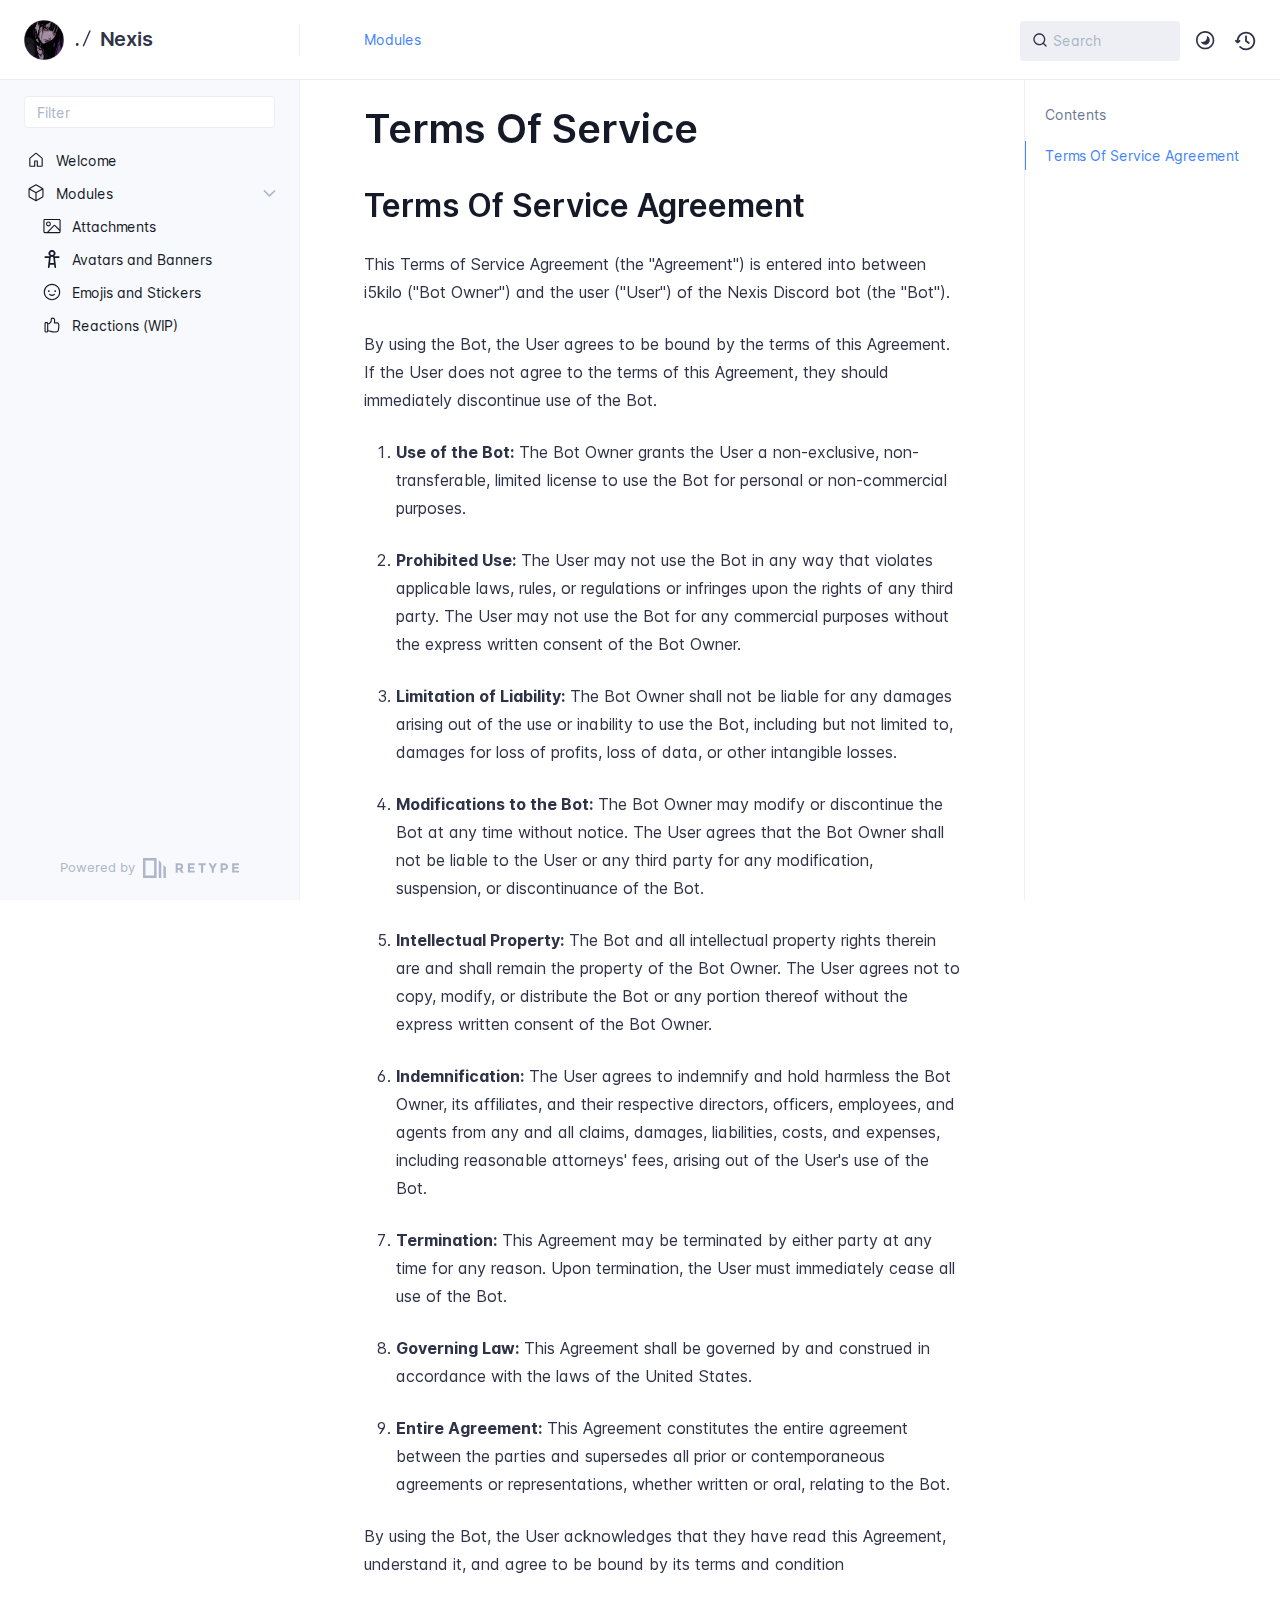
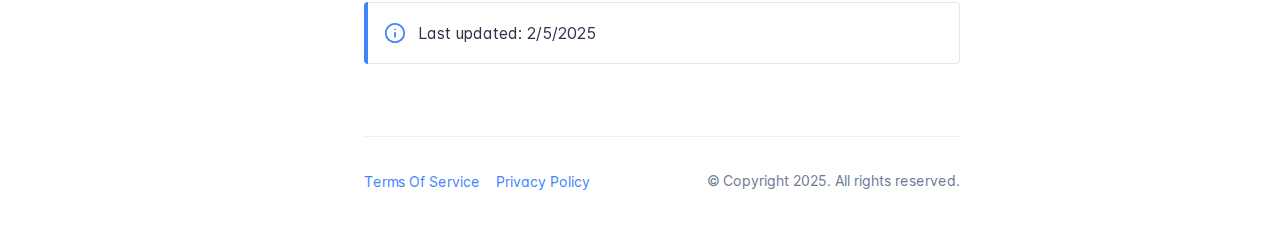
<file: nexis/terms-of-service/index.html>
<!DOCTYPE html>
<html lang="en" class="h-full">
<head>
    <meta charset="UTF-8">
    <meta name="viewport" content="width=device-width,initial-scale=1">
    <meta name="turbo-root" content="/nexis">
    <meta name="turbo-cache-control" content="no-cache" data-turbo-track="reload" data-track-token="3.6.0.792142885352">

    <!-- See retype.com -->
    <meta name="generator" content="Retype 3.6.0">

    <!-- Primary Meta Tags -->
    <title>Terms Of Service</title>
    <meta name="title" content="Terms Of Service">
    <meta name="description" content="This Terms of Service Agreement (the \"Agreement\") is entered into between i5kilo (\"Bot Owner\") and the user (\"User\") of the Nexis Discord bot (the...">

    <!-- Canonical -->
    <link rel="canonical" href="https://i5kilo.github.io/nexis/terms-of-service/">

    <!-- Open Graph / Facebook -->
    <meta property="og:type" content="website">
    <meta property="og:url" content="https://i5kilo.github.io/nexis/terms-of-service/">
    <meta property="og:title" content="Terms Of Service">
    <meta property="og:description" content="This Terms of Service Agreement (the \"Agreement\") is entered into between i5kilo (\"Bot Owner\") and the user (\"User\") of the Nexis Discord bot (the...">

    <!-- Twitter -->
    <meta property="twitter:card" content="summary_large_image">
    <meta property="twitter:url" content="https://i5kilo.github.io/nexis/terms-of-service/">
    <meta property="twitter:title" content="Terms Of Service">
    <meta property="twitter:description" content="This Terms of Service Agreement (the \"Agreement\") is entered into between i5kilo (\"Bot Owner\") and the user (\"User\") of the Nexis Discord bot (the...">

    <script data-cfasync="false">(function () { var el = document.documentElement, m = localStorage.getItem("doc_theme"), wm = window.matchMedia; if (m === "dark" || (!m && wm && wm("(prefers-color-scheme: dark)").matches)) { el.classList.add("dark") } else { el.classList.remove("dark") } })();</script>

    <link href="../static/main.cropped.circle.png" rel="icon">
    <link href="../resources/css/retype.css?v=3.6.0.792142885352" rel="stylesheet">

    <script data-cfasync="false" src="../resources/js/config.js?v=3.6.0.792142885352" data-turbo-eval="false" defer></script>
    <script data-cfasync="false" src="../resources/js/retype.js?v=3.6.0" data-turbo-eval="false" defer></script>
    <script id="lunr-js" data-cfasync="false" src="../resources/js/lunr.js?v=3.6.0.792142885352" data-turbo-eval="false" defer></script>
</head>
<body>
    <div id="docs-app" class="relative text-base antialiased text-gray-700 bg-white font-body dark:bg-dark-850 dark:text-dark-300">
        <div class="absolute bottom-0 left-0 bg-gray-100 dark:bg-dark-800" style="top: 5rem; right: 50%"></div>
    
        <header id="docs-site-header" class="sticky top-0 z-30 flex w-full h-16 bg-white border-b border-gray-200 md:h-20 dark:bg-dark-850 dark:border-dark-650">
            <div class="container relative flex items-center justify-between pr-6 grow md:justify-start">
                <!-- Mobile menu button skeleton -->
                <button v-cloak class="skeleton docs-mobile-menu-button flex items-center justify-center shrink-0 overflow-hidden dark:text-white focus:outline-none rounded-full w-10 h-10 ml-3.5 md:hidden"><svg xmlns="http://www.w3.org/2000/svg" class="mb-px shrink-0" width="24" height="24" viewBox="0 0 24 24" role="presentation" style="margin-bottom: 0px;"><g fill="currentColor"><path d="M2 4h20v2H2zM2 11h20v2H2zM2 18h20v2H2z"></path></g></svg></button>
                <div v-cloak id="docs-sidebar-toggle"></div>
        
                <!-- Logo -->
                <div class="flex items-center justify-between h-full py-2 md:w-75">
                    <div class="flex items-center px-2 md:px-6">
                        <a id="docs-site-logo" href="../" class="flex items-center leading-snug text-xl">
                            <span class="w-10 mr-2 grow-0 shrink-0 overflow-hidden">
                                <img class="max-h-10 dark:hidden md:inline-block" src="../static/logo.rounded.light.png">
                                <img class="max-h-10 hidden dark:inline-block" src="../static/logo.rounded.dark.png">
                            </span>
                            <span class="dark:text-white font-semibold line-clamp-1 md:line-clamp-2"><svg xmlns="http://www.w3.org/2000/svg" class="docs-icon" viewBox="0 0 24 24" role="presentation"><g fill="currentColor"><g><path d="M19.564 4.42a.75.75 0 0 0-1.378-.59l-6.75 15.75a.75.75 0 0 0 1.378.59l6.75-15.75ZM7 18.5a1.5 1.5 0 1 1-3 0 1.5 1.5 0 0 1 3 0Z"/></g></g></svg> Nexis</span>
                        </a>
                    </div>
        
                    <span class="hidden h-8 border-r md:inline-block dark:border-dark-650"></span>
                </div>
        
                <div class="flex justify-between md:grow">
                    <!-- Top Nav -->
                    <nav class="hidden md:flex">
                        <ul class="flex flex-col mb-4 md:pl-16 md:mb-0 md:flex-row md:items-center">
                            <li class="mr-6">
                                <a class="py-2 md:mb-0 inline-flex items-center text-sm whitespace-nowrap transition-colors duration-200 ease-linear md:text-blue-500 dark:text-blue-400 hover:text-blue-800 dark:hover:text-blue-200" href="../modules/attachments/">Modules</a>
                            </li>
        
                        </ul>
                    </nav>
        
                    <!-- Header Right Skeleton -->
                    <div v-cloak class="flex justify-end grow skeleton">
        
                        <!-- Search input mock -->
                        <div class="relative hidden w-40 lg:block lg:max-w-sm lg:ml-auto">
                            <div class="absolute flex items-center justify-center h-full pl-3 dark:text-dark-300">
                                <svg xmlns="http://www.w3.org/2000/svg" class="icon-base" width="16" height="16" viewBox="0 0 24 24" aria-labelledby="icon" role="presentation" style="margin-bottom: 1px;"><g fill="currentColor" ><path d="M21.71 20.29l-3.68-3.68A8.963 8.963 0 0020 11c0-4.96-4.04-9-9-9s-9 4.04-9 9 4.04 9 9 9c2.12 0 4.07-.74 5.61-1.97l3.68 3.68c.2.19.45.29.71.29s.51-.1.71-.29c.39-.39.39-1.03 0-1.42zM4 11c0-3.86 3.14-7 7-7s7 3.14 7 7c0 1.92-.78 3.66-2.04 4.93-.01.01-.02.01-.02.01-.01.01-.01.01-.01.02A6.98 6.98 0 0111 18c-3.86 0-7-3.14-7-7z" ></path></g></svg>
                            </div>
                            <input class="w-full h-10 placeholder-gray-400 transition-colors duration-200 ease-in bg-gray-200 border border-transparent rounded md:text-sm hover:bg-white hover:border-gray-300 focus:outline-none focus:bg-white focus:border-gray-500 dark:bg-dark-600 dark:border-dark-600 dark:placeholder-dark-400" style="padding: 0.625rem 0.75rem 0.625rem 2rem" type="text" placeholder="Search">
                        </div>
        
                        <!-- Mobile search button -->
                        <div class="flex items-center justify-center w-10 h-10 lg:hidden">
                            <svg xmlns="http://www.w3.org/2000/svg" class="shrink-0 icon-base" width="20" height="20" viewBox="0 0 24 24" aria-labelledby="icon" role="presentation" style="margin-bottom: 0px;"><g fill="currentColor" ><path d="M21.71 20.29l-3.68-3.68A8.963 8.963 0 0020 11c0-4.96-4.04-9-9-9s-9 4.04-9 9 4.04 9 9 9c2.12 0 4.07-.74 5.61-1.97l3.68 3.68c.2.19.45.29.71.29s.51-.1.71-.29c.39-.39.39-1.03 0-1.42zM4 11c0-3.86 3.14-7 7-7s7 3.14 7 7c0 1.92-.78 3.66-2.04 4.93-.01.01-.02.01-.02.01-.01.01-.01.01-.01.02A6.98 6.98 0 0111 18c-3.86 0-7-3.14-7-7z" ></path></g></svg>
                        </div>
        
                        <!-- Dark mode switch placeholder -->
                        <div class="w-10 h-10 lg:ml-2"></div>
        
                        <!-- History button -->
                        <div class="flex items-center justify-center w-10 h-10" style="margin-right: -0.625rem;">
                            <svg xmlns="http://www.w3.org/2000/svg" class="shrink-0 icon-base" width="22" height="22" viewBox="0 0 24 24" aria-labelledby="icon" role="presentation" style="margin-bottom: 0px;"><g fill="currentColor" ><g ><path d="M12.01 6.01c-.55 0-1 .45-1 1V12a1 1 0 00.4.8l3 2.22a.985.985 0 001.39-.2.996.996 0 00-.21-1.4l-2.6-1.92V7.01c.02-.55-.43-1-.98-1z"></path><path d="M12.01 1.91c-5.33 0-9.69 4.16-10.05 9.4l-.29-.26a.997.997 0 10-1.34 1.48l1.97 1.79c.19.17.43.26.67.26s.48-.09.67-.26l1.97-1.79a.997.997 0 10-1.34-1.48l-.31.28c.34-4.14 3.82-7.41 8.05-7.41 4.46 0 8.08 3.63 8.08 8.09s-3.63 8.08-8.08 8.08c-2.18 0-4.22-.85-5.75-2.4a.996.996 0 10-1.42 1.4 10.02 10.02 0 007.17 2.99c5.56 0 10.08-4.52 10.08-10.08.01-5.56-4.52-10.09-10.08-10.09z"></path></g></g></svg>
                        </div>
                    </div>
        
                    <div v-cloak class="flex justify-end grow">
                        <div id="docs-mobile-search-button"></div>
                        <doc-search-desktop></doc-search-desktop>
        
                        <doc-theme-switch class="lg:ml-2"></doc-theme-switch>
                        <doc-history></doc-history>
                    </div>
                </div>
            </div>
        </header>
    
        <div class="container relative flex bg-white">
            <!-- Sidebar Skeleton -->
            <div v-cloak class="fixed flex flex-col shrink-0 duration-300 ease-in-out bg-gray-100 border-gray-200 sidebar top-20 w-75 border-r h-screen md:sticky transition-transform skeleton dark:bg-dark-800 dark:border-dark-650">
            
                <!-- Render this div, if config.showSidebarFilter is `true` -->
                <div class="flex items-center h-16 px-6">
                    <input class="w-full h-8 px-3 py-2 transition-colors duration-200 ease-linear bg-white border border-gray-200 rounded shadow-none text-sm focus:outline-none focus:border-gray-600 dark:bg-dark-600 dark:border-dark-600" type="text" placeholder="Filter">
                </div>
            
                <div class="pl-6 mt-1 mb-4">
                    <div class="w-32 h-3 mb-4 bg-gray-200 rounded-full loading dark:bg-dark-600"></div>
                    <div class="w-48 h-3 mb-4 bg-gray-200 rounded-full loading dark:bg-dark-600"></div>
                    <div class="w-40 h-3 mb-4 bg-gray-200 rounded-full loading dark:bg-dark-600"></div>
                    <div class="w-32 h-3 mb-4 bg-gray-200 rounded-full loading dark:bg-dark-600"></div>
                    <div class="w-48 h-3 mb-4 bg-gray-200 rounded-full loading dark:bg-dark-600"></div>
                    <div class="w-40 h-3 mb-4 bg-gray-200 rounded-full loading dark:bg-dark-600"></div>
                </div>
            
                <div class="shrink-0 mt-auto bg-transparent dark:border-dark-650">
                    <a class="flex items-center justify-center flex-nowrap h-16 text-gray-400 dark:text-dark-400 hover:text-gray-700 dark:hover:text-dark-300 transition-colors duration-150 ease-in docs-powered-by" target="_blank" href="https://retype.com/" rel="noopener">
                        <span class="text-xs whitespace-nowrap">Powered by</span>
                        <svg xmlns="http://www.w3.org/2000/svg" class="ml-2" fill="currentColor" width="96" height="20" overflow="visible"><path d="M0 0v20h13.59V0H0zm11.15 17.54H2.44V2.46h8.71v15.08zM15.8 20h2.44V4.67L15.8 2.22zM20.45 6.89V20h2.44V9.34z"/><g><path d="M40.16 8.44c0 1.49-.59 2.45-1.75 2.88l2.34 3.32h-2.53l-2.04-2.96h-1.43v2.96h-2.06V5.36h3.5c1.43 0 2.46.24 3.07.73s.9 1.27.9 2.35zm-2.48 1.1c.26-.23.38-.59.38-1.09 0-.5-.13-.84-.4-1.03s-.73-.28-1.39-.28h-1.54v2.75h1.5c.72 0 1.2-.12 1.45-.35zM51.56 5.36V7.2h-4.59v1.91h4.13v1.76h-4.13v1.92h4.74v1.83h-6.79V5.36h6.64zM60.09 7.15v7.48h-2.06V7.15h-2.61V5.36h7.28v1.79h-2.61zM70.81 14.64h-2.06v-3.66l-3.19-5.61h2.23l1.99 3.45 1.99-3.45H74l-3.19 5.61v3.66zM83.99 6.19c.65.55.97 1.4.97 2.55s-.33 1.98-1 2.51-1.68.8-3.04.8h-1.23v2.59h-2.06V5.36h3.26c1.42 0 2.45.28 3.1.83zm-1.51 3.65c.25-.28.37-.69.37-1.22s-.16-.92-.48-1.14c-.32-.23-.82-.34-1.5-.34H79.7v3.12h1.38c.68 0 1.15-.14 1.4-.42zM95.85 5.36V7.2h-4.59v1.91h4.13v1.76h-4.13v1.92H96v1.83h-6.79V5.36h6.64z"/></g></svg>
                    </a>
                </div>
            </div>
            
            <!-- Sidebar component -->
            <doc-sidebar v-cloak>
                <template #sidebar-footer>
                    <div class="shrink-0 mt-auto border-t md:bg-transparent md:border-none dark:border-dark-650">
            
                        <div class="py-3 px-6 md:hidden border-b dark:border-dark-650">
                            <nav>
                                <ul class="flex flex-wrap justify-center items-center">
                                    <li class="mr-6">
                                        <a class="block py-1 inline-flex items-center text-sm whitespace-nowrap transition-colors duration-200 ease-linear md:text-blue-500 dark:text-blue-400 hover:text-blue-800 dark:hover:text-blue-200" href="../modules/attachments/">Modules</a>
                                    </li>
            
                                </ul>
                            </nav>
                        </div>
            
                        <a class="flex items-center justify-center flex-nowrap h-16 text-gray-400 dark:text-dark-400 hover:text-gray-700 dark:hover:text-dark-300 transition-colors duration-150 ease-in docs-powered-by" target="_blank" href="https://retype.com/" rel="noopener">
                            <span class="text-xs whitespace-nowrap">Powered by</span>
                            <svg xmlns="http://www.w3.org/2000/svg" class="ml-2" fill="currentColor" width="96" height="20" overflow="visible"><path d="M0 0v20h13.59V0H0zm11.15 17.54H2.44V2.46h8.71v15.08zM15.8 20h2.44V4.67L15.8 2.22zM20.45 6.89V20h2.44V9.34z"/><g><path d="M40.16 8.44c0 1.49-.59 2.45-1.75 2.88l2.34 3.32h-2.53l-2.04-2.96h-1.43v2.96h-2.06V5.36h3.5c1.43 0 2.46.24 3.07.73s.9 1.27.9 2.35zm-2.48 1.1c.26-.23.38-.59.38-1.09 0-.5-.13-.84-.4-1.03s-.73-.28-1.39-.28h-1.54v2.75h1.5c.72 0 1.2-.12 1.45-.35zM51.56 5.36V7.2h-4.59v1.91h4.13v1.76h-4.13v1.92h4.74v1.83h-6.79V5.36h6.64zM60.09 7.15v7.48h-2.06V7.15h-2.61V5.36h7.28v1.79h-2.61zM70.81 14.64h-2.06v-3.66l-3.19-5.61h2.23l1.99 3.45 1.99-3.45H74l-3.19 5.61v3.66zM83.99 6.19c.65.55.97 1.4.97 2.55s-.33 1.98-1 2.51-1.68.8-3.04.8h-1.23v2.59h-2.06V5.36h3.26c1.42 0 2.45.28 3.1.83zm-1.51 3.65c.25-.28.37-.69.37-1.22s-.16-.92-.48-1.14c-.32-.23-.82-.34-1.5-.34H79.7v3.12h1.38c.68 0 1.15-.14 1.4-.42zM95.85 5.36V7.2h-4.59v1.91h4.13v1.76h-4.13v1.92H96v1.83h-6.79V5.36h6.64z"/></g></svg>
                        </a>
                    </div>
                </template>
            </doc-sidebar>
    
            <div class="grow min-w-0 dark:bg-dark-850">
                <!-- Render "toolbar" template here on api pages --><!-- Render page content -->
                <div class="flex">
                    <div class="min-w-0 p-4 grow md:px-16">
                        <main class="relative pb-12 lg:pt-2">
                            <div class="docs-markdown" id="docs-content">
                                <!-- Rendered if sidebar right is enabled -->
                                <div id="docs-sidebar-right-toggle"></div>
                                <!-- Page content  -->
<doc-anchor-target id="terms-of-service" class="break-words">
    <h1>
        <doc-anchor-trigger class="header-anchor-trigger" to="#terms-of-service">#</doc-anchor-trigger>
        <span>Terms Of Service</span>
    </h1>
</doc-anchor-target>
<doc-anchor-target id="terms-of-service-agreement">
    <h2>
        <doc-anchor-trigger class="header-anchor-trigger" to="#terms-of-service-agreement">#</doc-anchor-trigger>
        <span>Terms Of Service Agreement</span>
    </h2>
</doc-anchor-target>
<p>This Terms of Service Agreement (the &quot;Agreement&quot;) is entered into between i5kilo (&quot;Bot Owner&quot;) and the user (&quot;User&quot;) of the Nexis Discord bot (the &quot;Bot&quot;).</p>
<p>By using the Bot, the User agrees to be bound by the terms of this Agreement. If the User does not agree to the terms of this Agreement, they should immediately discontinue use of the Bot.</p>
<ol>
<li><p><strong>Use of the Bot:</strong> The Bot Owner grants the User a non-exclusive, non-transferable, limited license to use the Bot for personal or non-commercial purposes.</p>
</li>
<li><p><strong>Prohibited Use:</strong> The User may not use the Bot in any way that violates applicable laws, rules, or regulations or infringes upon the rights of any third party. The User may not use the Bot for any commercial purposes without the express written consent of the Bot Owner.</p>
</li>
<li><p><strong>Limitation of Liability:</strong> The Bot Owner shall not be liable for any damages arising out of the use or inability to use the Bot, including but not limited to, damages for loss of profits, loss of data, or other intangible losses.</p>
</li>
<li><p><strong>Modifications to the Bot:</strong> The Bot Owner may modify or discontinue the Bot at any time without notice. The User agrees that the Bot Owner shall not be liable to the User or any third party for any modification, suspension, or discontinuance of the Bot.</p>
</li>
<li><p><strong>Intellectual Property:</strong> The Bot and all intellectual property rights therein are and shall remain the property of the Bot Owner. The User agrees not to copy, modify, or distribute the Bot or any portion thereof without the express written consent of the Bot Owner.</p>
</li>
<li><p><strong>Indemnification:</strong> The User agrees to indemnify and hold harmless the Bot Owner, its affiliates, and their respective directors, officers, employees, and agents from any and all claims, damages, liabilities, costs, and expenses, including reasonable attorneys&#x27; fees, arising out of the User&#x27;s use of the Bot.</p>
</li>
<li><p><strong>Termination:</strong> This Agreement may be terminated by either party at any time for any reason. Upon termination, the User must immediately cease all use of the Bot.</p>
</li>
<li><p><strong>Governing Law:</strong> This Agreement shall be governed by and construed in accordance with the laws of the United States.</p>
</li>
<li><p><strong>Entire Agreement:</strong> This Agreement constitutes the entire agreement between the parties and supersedes all prior or contemporaneous agreements or representations, whether written or oral, relating to the Bot.</p>
</li>
</ol>
<p>By using the Bot, the User acknowledges that they have read this Agreement, understand it, and agree to be bound by its terms and condition</p>
<div class="flex mb-6">
    <div class="shrink-0 w-1 rounded-tl rounded-bl bg-blue-500 dark:bg-blue-400"></div>
    <div class="flex w-full py-4 border border-l-0 border-gray-300 rounded-tr rounded-br doc-alert bg-white dark:bg-dark-700 dark:border-dark-700" role="alert">
        <div class="flex items-center ml-4 h-7">
            <svg xmlns="http://www.w3.org/2000/svg" class="mb-px text-blue-500 dark:text-blue-400" width="22" height="22" viewBox="0 0 24 24" role="presentation">
                <g fill="currentColor"><g>
                    <path d="M12 1C5.93 1 1 5.93 1 12s4.93 11 11 11 11-4.93 11-11S18.07 1 12 1zm0 20c-4.96 0-9-4.04-9-9s4.04-9 9-9 9 4.04 9 9-4.04 9-9 9z"></path>
                    <path d="M12 11c-.55 0-1 .45-1 1v4c0 .55.45 1 1 1s1-.45 1-1v-4c0-.55-.45-1-1-1zM12.01 7c-.56 0-1 .45-1 1s.45 1 1 1 1-.45 1-1-.45-1-1-1z"></path>
                    <path fill="none" d="M0 0h24v24H0z"></path>
                </g></g>
            </svg>
        </div>
        <div class="pr-5 ml-3 w-full">
<p>Last updated: 2/5/2025</p>
        </div>
    </div>
</div>

                                
                                <!-- Required only on API pages -->
                                <doc-toolbar-member-filter-no-results></doc-toolbar-member-filter-no-results>
                            </div>
                            <footer class="clear-both">
                            
                            </footer>
                        </main>
                
                        <div class="border-t dark:border-dark-650 pt-6 mb-8">
                            <footer class="flex flex-wrap items-center justify-between">
                                <div>
                                    <ul class="flex flex-wrap items-center text-sm">
                                        <li>
                                            <a class="block mr-4 py-2 text-sm whitespace-nowrap transition-colors duration-200 ease-linear text-blue-500 dark:text-blue-400 hover:text-blue-800 dark:hover:text-blue-200 md:mb-0" href="../terms-of-service/">Terms Of Service</a>
                                        </li>
                                        <li>
                                            <a class="block mr-4 py-2 text-sm whitespace-nowrap transition-colors duration-200 ease-linear text-blue-500 dark:text-blue-400 hover:text-blue-800 dark:hover:text-blue-200 md:mb-0" href="../privacy-policy/">Privacy Policy</a>
                                        </li>
                                    </ul>
                                </div>
                                <div class="docs-copyright py-2 text-gray-500 dark:text-dark-350 text-sm leading-relaxed"><p>© Copyright 2025. All rights reserved.</p></div>
                            </footer>
                        </div>
                    </div>
                
                    <!-- Rendered if sidebar right is enabled -->
                    <!-- Sidebar right skeleton-->
                    <div v-cloak class="fixed top-0 bottom-0 right-0 translate-x-full bg-white border-gray-200 lg:sticky lg:border-l lg:shrink-0 lg:pt-6 lg:transform-none sm:w-1/2 lg:w-64 lg:z-0 md:w-104 sidebar-right skeleton dark:bg-dark-850 dark:border-dark-650">
                        <div class="pl-5">
                            <div class="w-32 h-3 mb-4 bg-gray-200 dark:bg-dark-600 rounded-full loading"></div>
                            <div class="w-48 h-3 mb-4 bg-gray-200 dark:bg-dark-600 rounded-full loading"></div>
                            <div class="w-40 h-3 mb-4 bg-gray-200 dark:bg-dark-600 rounded-full loading"></div>
                        </div>
                    </div>
                
                    <!-- User should be able to hide sidebar right -->
                    <doc-sidebar-right v-cloak></doc-sidebar-right>
                </div>

            </div>
        </div>
    
        <doc-search-mobile></doc-search-mobile>
        <doc-back-to-top></doc-back-to-top>
    </div>


    <div id="docs-overlay-target"></div>

    <script data-cfasync="false">window.__DOCS__ = { "title": "Terms Of Service", level: 1, icon: "file", hasPrism: false, hasMermaid: false, hasMath: false, tocDepth: 23 }</script>
</body>
</html>
</file>
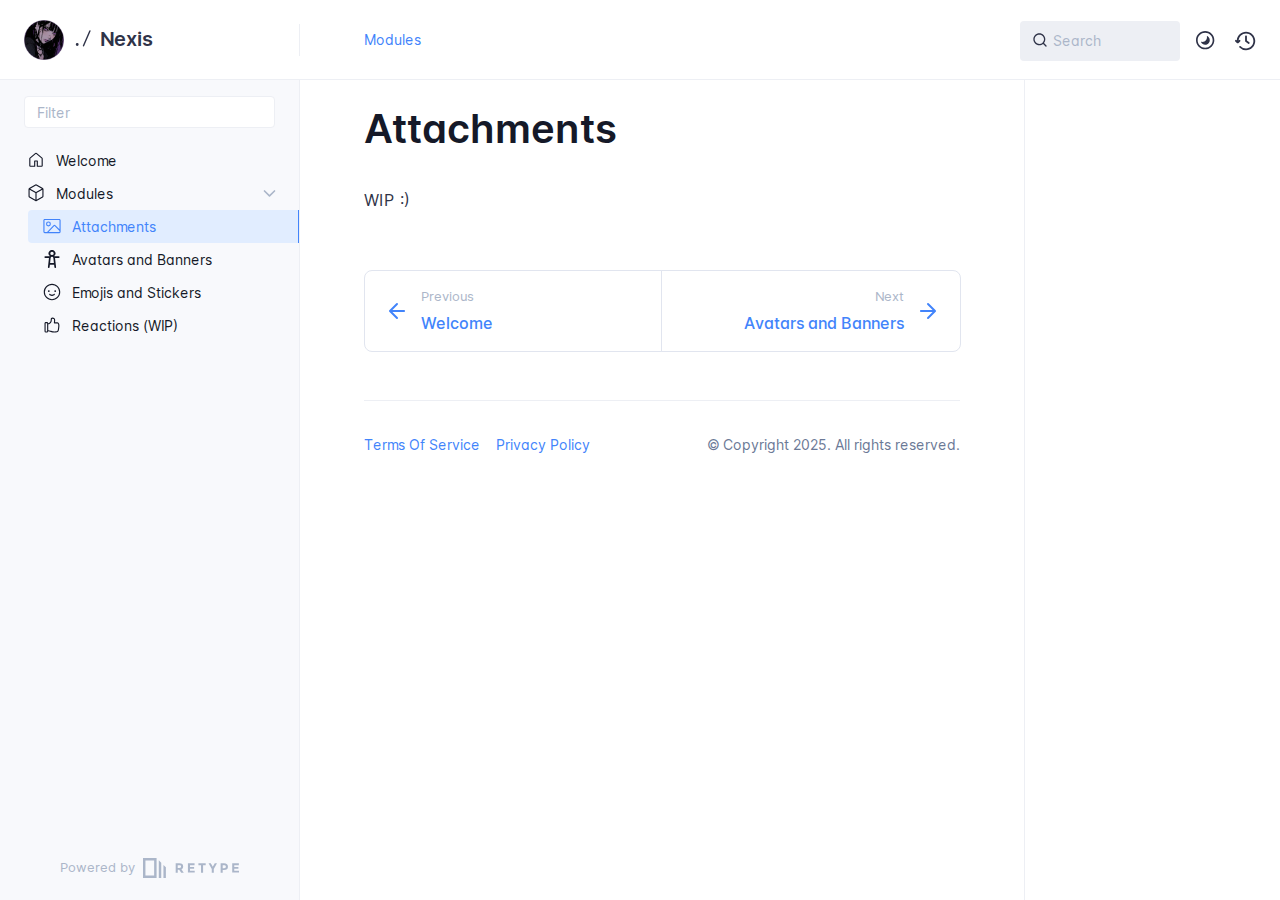
<file: nexis/modules/attachments/index.html>
<!DOCTYPE html>
<html lang="en" class="h-full">
<head>
    <meta charset="UTF-8">
    <meta name="viewport" content="width=device-width,initial-scale=1">
    <meta name="turbo-root" content="/nexis">
    <meta name="turbo-cache-control" content="no-cache" data-turbo-track="reload" data-track-token="3.6.0.792142885352">

    <!-- See retype.com -->
    <meta name="generator" content="Retype 3.6.0">

    <!-- Primary Meta Tags -->
    <title>Attachments</title>
    <meta name="title" content="Attachments">
    <meta name="description" content="WIP :)">

    <!-- Canonical -->
    <link rel="canonical" href="https://i5kilo.github.io/nexis/modules/attachments/">

    <!-- Open Graph / Facebook -->
    <meta property="og:type" content="website">
    <meta property="og:url" content="https://i5kilo.github.io/nexis/modules/attachments/">
    <meta property="og:title" content="Attachments">
    <meta property="og:description" content="WIP :)">

    <!-- Twitter -->
    <meta property="twitter:card" content="summary_large_image">
    <meta property="twitter:url" content="https://i5kilo.github.io/nexis/modules/attachments/">
    <meta property="twitter:title" content="Attachments">
    <meta property="twitter:description" content="WIP :)">

    <script data-cfasync="false">(function () { var el = document.documentElement, m = localStorage.getItem("doc_theme"), wm = window.matchMedia; if (m === "dark" || (!m && wm && wm("(prefers-color-scheme: dark)").matches)) { el.classList.add("dark") } else { el.classList.remove("dark") } })();</script>

    <link href="../../static/main.cropped.circle.png" rel="icon">
    <link href="../../resources/css/retype.css?v=3.6.0.792142885352" rel="stylesheet">

    <script data-cfasync="false" src="../../resources/js/config.js?v=3.6.0.792142885352" data-turbo-eval="false" defer></script>
    <script data-cfasync="false" src="../../resources/js/retype.js?v=3.6.0" data-turbo-eval="false" defer></script>
    <script id="lunr-js" data-cfasync="false" src="../../resources/js/lunr.js?v=3.6.0.792142885352" data-turbo-eval="false" defer></script>
</head>
<body>
    <div id="docs-app" class="relative text-base antialiased text-gray-700 bg-white font-body dark:bg-dark-850 dark:text-dark-300">
        <div class="absolute bottom-0 left-0 bg-gray-100 dark:bg-dark-800" style="top: 5rem; right: 50%"></div>
    
        <header id="docs-site-header" class="sticky top-0 z-30 flex w-full h-16 bg-white border-b border-gray-200 md:h-20 dark:bg-dark-850 dark:border-dark-650">
            <div class="container relative flex items-center justify-between pr-6 grow md:justify-start">
                <!-- Mobile menu button skeleton -->
                <button v-cloak class="skeleton docs-mobile-menu-button flex items-center justify-center shrink-0 overflow-hidden dark:text-white focus:outline-none rounded-full w-10 h-10 ml-3.5 md:hidden"><svg xmlns="http://www.w3.org/2000/svg" class="mb-px shrink-0" width="24" height="24" viewBox="0 0 24 24" role="presentation" style="margin-bottom: 0px;"><g fill="currentColor"><path d="M2 4h20v2H2zM2 11h20v2H2zM2 18h20v2H2z"></path></g></svg></button>
                <div v-cloak id="docs-sidebar-toggle"></div>
        
                <!-- Logo -->
                <div class="flex items-center justify-between h-full py-2 md:w-75">
                    <div class="flex items-center px-2 md:px-6">
                        <a id="docs-site-logo" href="../../" class="flex items-center leading-snug text-xl">
                            <span class="w-10 mr-2 grow-0 shrink-0 overflow-hidden">
                                <img class="max-h-10 dark:hidden md:inline-block" src="../../static/logo.rounded.light.png">
                                <img class="max-h-10 hidden dark:inline-block" src="../../static/logo.rounded.dark.png">
                            </span>
                            <span class="dark:text-white font-semibold line-clamp-1 md:line-clamp-2"><svg xmlns="http://www.w3.org/2000/svg" class="docs-icon" viewBox="0 0 24 24" role="presentation"><g fill="currentColor"><g><path d="M19.564 4.42a.75.75 0 0 0-1.378-.59l-6.75 15.75a.75.75 0 0 0 1.378.59l6.75-15.75ZM7 18.5a1.5 1.5 0 1 1-3 0 1.5 1.5 0 0 1 3 0Z"/></g></g></svg> Nexis</span>
                        </a>
                    </div>
        
                    <span class="hidden h-8 border-r md:inline-block dark:border-dark-650"></span>
                </div>
        
                <div class="flex justify-between md:grow">
                    <!-- Top Nav -->
                    <nav class="hidden md:flex">
                        <ul class="flex flex-col mb-4 md:pl-16 md:mb-0 md:flex-row md:items-center">
                            <li class="mr-6">
                                <a class="py-2 md:mb-0 inline-flex items-center text-sm whitespace-nowrap transition-colors duration-200 ease-linear md:text-blue-500 dark:text-blue-400 hover:text-blue-800 dark:hover:text-blue-200" href="../../modules/attachments/">Modules</a>
                            </li>
        
                        </ul>
                    </nav>
        
                    <!-- Header Right Skeleton -->
                    <div v-cloak class="flex justify-end grow skeleton">
        
                        <!-- Search input mock -->
                        <div class="relative hidden w-40 lg:block lg:max-w-sm lg:ml-auto">
                            <div class="absolute flex items-center justify-center h-full pl-3 dark:text-dark-300">
                                <svg xmlns="http://www.w3.org/2000/svg" class="icon-base" width="16" height="16" viewBox="0 0 24 24" aria-labelledby="icon" role="presentation" style="margin-bottom: 1px;"><g fill="currentColor" ><path d="M21.71 20.29l-3.68-3.68A8.963 8.963 0 0020 11c0-4.96-4.04-9-9-9s-9 4.04-9 9 4.04 9 9 9c2.12 0 4.07-.74 5.61-1.97l3.68 3.68c.2.19.45.29.71.29s.51-.1.71-.29c.39-.39.39-1.03 0-1.42zM4 11c0-3.86 3.14-7 7-7s7 3.14 7 7c0 1.92-.78 3.66-2.04 4.93-.01.01-.02.01-.02.01-.01.01-.01.01-.01.02A6.98 6.98 0 0111 18c-3.86 0-7-3.14-7-7z" ></path></g></svg>
                            </div>
                            <input class="w-full h-10 placeholder-gray-400 transition-colors duration-200 ease-in bg-gray-200 border border-transparent rounded md:text-sm hover:bg-white hover:border-gray-300 focus:outline-none focus:bg-white focus:border-gray-500 dark:bg-dark-600 dark:border-dark-600 dark:placeholder-dark-400" style="padding: 0.625rem 0.75rem 0.625rem 2rem" type="text" placeholder="Search">
                        </div>
        
                        <!-- Mobile search button -->
                        <div class="flex items-center justify-center w-10 h-10 lg:hidden">
                            <svg xmlns="http://www.w3.org/2000/svg" class="shrink-0 icon-base" width="20" height="20" viewBox="0 0 24 24" aria-labelledby="icon" role="presentation" style="margin-bottom: 0px;"><g fill="currentColor" ><path d="M21.71 20.29l-3.68-3.68A8.963 8.963 0 0020 11c0-4.96-4.04-9-9-9s-9 4.04-9 9 4.04 9 9 9c2.12 0 4.07-.74 5.61-1.97l3.68 3.68c.2.19.45.29.71.29s.51-.1.71-.29c.39-.39.39-1.03 0-1.42zM4 11c0-3.86 3.14-7 7-7s7 3.14 7 7c0 1.92-.78 3.66-2.04 4.93-.01.01-.02.01-.02.01-.01.01-.01.01-.01.02A6.98 6.98 0 0111 18c-3.86 0-7-3.14-7-7z" ></path></g></svg>
                        </div>
        
                        <!-- Dark mode switch placeholder -->
                        <div class="w-10 h-10 lg:ml-2"></div>
        
                        <!-- History button -->
                        <div class="flex items-center justify-center w-10 h-10" style="margin-right: -0.625rem;">
                            <svg xmlns="http://www.w3.org/2000/svg" class="shrink-0 icon-base" width="22" height="22" viewBox="0 0 24 24" aria-labelledby="icon" role="presentation" style="margin-bottom: 0px;"><g fill="currentColor" ><g ><path d="M12.01 6.01c-.55 0-1 .45-1 1V12a1 1 0 00.4.8l3 2.22a.985.985 0 001.39-.2.996.996 0 00-.21-1.4l-2.6-1.92V7.01c.02-.55-.43-1-.98-1z"></path><path d="M12.01 1.91c-5.33 0-9.69 4.16-10.05 9.4l-.29-.26a.997.997 0 10-1.34 1.48l1.97 1.79c.19.17.43.26.67.26s.48-.09.67-.26l1.97-1.79a.997.997 0 10-1.34-1.48l-.31.28c.34-4.14 3.82-7.41 8.05-7.41 4.46 0 8.08 3.63 8.08 8.09s-3.63 8.08-8.08 8.08c-2.18 0-4.22-.85-5.75-2.4a.996.996 0 10-1.42 1.4 10.02 10.02 0 007.17 2.99c5.56 0 10.08-4.52 10.08-10.08.01-5.56-4.52-10.09-10.08-10.09z"></path></g></g></svg>
                        </div>
                    </div>
        
                    <div v-cloak class="flex justify-end grow">
                        <div id="docs-mobile-search-button"></div>
                        <doc-search-desktop></doc-search-desktop>
        
                        <doc-theme-switch class="lg:ml-2"></doc-theme-switch>
                        <doc-history></doc-history>
                    </div>
                </div>
            </div>
        </header>
    
        <div class="container relative flex bg-white">
            <!-- Sidebar Skeleton -->
            <div v-cloak class="fixed flex flex-col shrink-0 duration-300 ease-in-out bg-gray-100 border-gray-200 sidebar top-20 w-75 border-r h-screen md:sticky transition-transform skeleton dark:bg-dark-800 dark:border-dark-650">
            
                <!-- Render this div, if config.showSidebarFilter is `true` -->
                <div class="flex items-center h-16 px-6">
                    <input class="w-full h-8 px-3 py-2 transition-colors duration-200 ease-linear bg-white border border-gray-200 rounded shadow-none text-sm focus:outline-none focus:border-gray-600 dark:bg-dark-600 dark:border-dark-600" type="text" placeholder="Filter">
                </div>
            
                <div class="pl-6 mt-1 mb-4">
                    <div class="w-32 h-3 mb-4 bg-gray-200 rounded-full loading dark:bg-dark-600"></div>
                    <div class="w-48 h-3 mb-4 bg-gray-200 rounded-full loading dark:bg-dark-600"></div>
                    <div class="w-40 h-3 mb-4 bg-gray-200 rounded-full loading dark:bg-dark-600"></div>
                    <div class="w-32 h-3 mb-4 bg-gray-200 rounded-full loading dark:bg-dark-600"></div>
                    <div class="w-48 h-3 mb-4 bg-gray-200 rounded-full loading dark:bg-dark-600"></div>
                    <div class="w-40 h-3 mb-4 bg-gray-200 rounded-full loading dark:bg-dark-600"></div>
                </div>
            
                <div class="shrink-0 mt-auto bg-transparent dark:border-dark-650">
                    <a class="flex items-center justify-center flex-nowrap h-16 text-gray-400 dark:text-dark-400 hover:text-gray-700 dark:hover:text-dark-300 transition-colors duration-150 ease-in docs-powered-by" target="_blank" href="https://retype.com/" rel="noopener">
                        <span class="text-xs whitespace-nowrap">Powered by</span>
                        <svg xmlns="http://www.w3.org/2000/svg" class="ml-2" fill="currentColor" width="96" height="20" overflow="visible"><path d="M0 0v20h13.59V0H0zm11.15 17.54H2.44V2.46h8.71v15.08zM15.8 20h2.44V4.67L15.8 2.22zM20.45 6.89V20h2.44V9.34z"/><g><path d="M40.16 8.44c0 1.49-.59 2.45-1.75 2.88l2.34 3.32h-2.53l-2.04-2.96h-1.43v2.96h-2.06V5.36h3.5c1.43 0 2.46.24 3.07.73s.9 1.27.9 2.35zm-2.48 1.1c.26-.23.38-.59.38-1.09 0-.5-.13-.84-.4-1.03s-.73-.28-1.39-.28h-1.54v2.75h1.5c.72 0 1.2-.12 1.45-.35zM51.56 5.36V7.2h-4.59v1.91h4.13v1.76h-4.13v1.92h4.74v1.83h-6.79V5.36h6.64zM60.09 7.15v7.48h-2.06V7.15h-2.61V5.36h7.28v1.79h-2.61zM70.81 14.64h-2.06v-3.66l-3.19-5.61h2.23l1.99 3.45 1.99-3.45H74l-3.19 5.61v3.66zM83.99 6.19c.65.55.97 1.4.97 2.55s-.33 1.98-1 2.51-1.68.8-3.04.8h-1.23v2.59h-2.06V5.36h3.26c1.42 0 2.45.28 3.1.83zm-1.51 3.65c.25-.28.37-.69.37-1.22s-.16-.92-.48-1.14c-.32-.23-.82-.34-1.5-.34H79.7v3.12h1.38c.68 0 1.15-.14 1.4-.42zM95.85 5.36V7.2h-4.59v1.91h4.13v1.76h-4.13v1.92H96v1.83h-6.79V5.36h6.64z"/></g></svg>
                    </a>
                </div>
            </div>
            
            <!-- Sidebar component -->
            <doc-sidebar v-cloak>
                <template #sidebar-footer>
                    <div class="shrink-0 mt-auto border-t md:bg-transparent md:border-none dark:border-dark-650">
            
                        <div class="py-3 px-6 md:hidden border-b dark:border-dark-650">
                            <nav>
                                <ul class="flex flex-wrap justify-center items-center">
                                    <li class="mr-6">
                                        <a class="block py-1 inline-flex items-center text-sm whitespace-nowrap transition-colors duration-200 ease-linear md:text-blue-500 dark:text-blue-400 hover:text-blue-800 dark:hover:text-blue-200" href="../../modules/attachments/">Modules</a>
                                    </li>
            
                                </ul>
                            </nav>
                        </div>
            
                        <a class="flex items-center justify-center flex-nowrap h-16 text-gray-400 dark:text-dark-400 hover:text-gray-700 dark:hover:text-dark-300 transition-colors duration-150 ease-in docs-powered-by" target="_blank" href="https://retype.com/" rel="noopener">
                            <span class="text-xs whitespace-nowrap">Powered by</span>
                            <svg xmlns="http://www.w3.org/2000/svg" class="ml-2" fill="currentColor" width="96" height="20" overflow="visible"><path d="M0 0v20h13.59V0H0zm11.15 17.54H2.44V2.46h8.71v15.08zM15.8 20h2.44V4.67L15.8 2.22zM20.45 6.89V20h2.44V9.34z"/><g><path d="M40.16 8.44c0 1.49-.59 2.45-1.75 2.88l2.34 3.32h-2.53l-2.04-2.96h-1.43v2.96h-2.06V5.36h3.5c1.43 0 2.46.24 3.07.73s.9 1.27.9 2.35zm-2.48 1.1c.26-.23.38-.59.38-1.09 0-.5-.13-.84-.4-1.03s-.73-.28-1.39-.28h-1.54v2.75h1.5c.72 0 1.2-.12 1.45-.35zM51.56 5.36V7.2h-4.59v1.91h4.13v1.76h-4.13v1.92h4.74v1.83h-6.79V5.36h6.64zM60.09 7.15v7.48h-2.06V7.15h-2.61V5.36h7.28v1.79h-2.61zM70.81 14.64h-2.06v-3.66l-3.19-5.61h2.23l1.99 3.45 1.99-3.45H74l-3.19 5.61v3.66zM83.99 6.19c.65.55.97 1.4.97 2.55s-.33 1.98-1 2.51-1.68.8-3.04.8h-1.23v2.59h-2.06V5.36h3.26c1.42 0 2.45.28 3.1.83zm-1.51 3.65c.25-.28.37-.69.37-1.22s-.16-.92-.48-1.14c-.32-.23-.82-.34-1.5-.34H79.7v3.12h1.38c.68 0 1.15-.14 1.4-.42zM95.85 5.36V7.2h-4.59v1.91h4.13v1.76h-4.13v1.92H96v1.83h-6.79V5.36h6.64z"/></g></svg>
                        </a>
                    </div>
                </template>
            </doc-sidebar>
    
            <div class="grow min-w-0 dark:bg-dark-850">
                <!-- Render "toolbar" template here on api pages --><!-- Render page content -->
                <div class="flex">
                    <div class="min-w-0 p-4 grow md:px-16">
                        <main class="relative pb-12 lg:pt-2">
                            <div class="docs-markdown" id="docs-content">
                                <!-- Rendered if sidebar right is enabled -->
                                <div id="docs-sidebar-right-toggle"></div>
                                <!-- Page content  -->
<doc-anchor-target id="attachments" class="break-words">
    <h1>
        <doc-anchor-trigger class="header-anchor-trigger" to="#attachments">#</doc-anchor-trigger>
        <span>Attachments</span>
    </h1>
</doc-anchor-target>
<p>WIP :)</p>

                                
                                <!-- Required only on API pages -->
                                <doc-toolbar-member-filter-no-results></doc-toolbar-member-filter-no-results>
                            </div>
                            <footer class="clear-both">
                            
                                <nav class="flex mt-14">
                                    <div class="w-1/2">
                                        <a class="px-5 py-4 h-full flex items-center break-normal font-medium text-blue-500 dark:text-blue-400 border border-gray-300 hover:border-gray-400 dark:border-dark-650 dark:hover:border-dark-450 rounded-l-lg transition-colors duration-150 relative hover:z-5" href="../../">
                                            <svg xmlns="http://www.w3.org/2000/svg" class="mr-3" width="24" height="24" viewBox="0 0 24 24" fill="currentColor" overflow="visible"><path d="M19 11H7.41l5.29-5.29a.996.996 0 10-1.41-1.41l-7 7a1 1 0 000 1.42l7 7a1.024 1.024 0 001.42-.01.996.996 0 000-1.41L7.41 13H19c.55 0 1-.45 1-1s-.45-1-1-1z" /><path fill="none" d="M0 0h24v24H0z" /></svg>
                                            <span>
                                                <span class="block text-xs font-normal text-gray-400 dark:text-dark-400">Previous</span>
                                                <span class="block mt-1">Welcome</span>
                                            </span>
                                        </a>
                                    </div>
                            
                                    <div class="w-1/2">
                                        <a class="px-5 py-4 -mx-px h-full flex items-center justify-end break-normal font-medium text-blue-500 dark:text-blue-400 border border-gray-300 hover:border-gray-400 dark:border-dark-650 dark:hover:border-dark-450 rounded-r-lg transition-colors duration-150 relative hover:z-5" href="../../modules/avatars-and-banners/">
                                            <span>
                                                <span class="block text-xs font-normal text-right text-gray-400 dark:text-dark-400">Next</span>
                                                <span class="block mt-1">Avatars and Banners</span>
                                            </span>
                                            <svg xmlns="http://www.w3.org/2000/svg" class="ml-3" width="24" height="24" viewBox="0 0 24 24" fill="currentColor" overflow="visible"><path d="M19.92 12.38a1 1 0 00-.22-1.09l-7-7a.996.996 0 10-1.41 1.41l5.3 5.3H5c-.55 0-1 .45-1 1s.45 1 1 1h11.59l-5.29 5.29a.996.996 0 000 1.41c.19.2.44.3.7.3s.51-.1.71-.29l7-7c.09-.09.16-.21.21-.33z" /><path fill="none" d="M0 0h24v24H0z" /></svg>
                                        </a>
                                    </div>
                                </nav>
                            </footer>
                        </main>
                
                        <div class="border-t dark:border-dark-650 pt-6 mb-8">
                            <footer class="flex flex-wrap items-center justify-between">
                                <div>
                                    <ul class="flex flex-wrap items-center text-sm">
                                        <li>
                                            <a class="block mr-4 py-2 text-sm whitespace-nowrap transition-colors duration-200 ease-linear text-blue-500 dark:text-blue-400 hover:text-blue-800 dark:hover:text-blue-200 md:mb-0" href="../../terms-of-service/">Terms Of Service</a>
                                        </li>
                                        <li>
                                            <a class="block mr-4 py-2 text-sm whitespace-nowrap transition-colors duration-200 ease-linear text-blue-500 dark:text-blue-400 hover:text-blue-800 dark:hover:text-blue-200 md:mb-0" href="../../privacy-policy/">Privacy Policy</a>
                                        </li>
                                    </ul>
                                </div>
                                <div class="docs-copyright py-2 text-gray-500 dark:text-dark-350 text-sm leading-relaxed"><p>© Copyright 2025. All rights reserved.</p></div>
                            </footer>
                        </div>
                    </div>
                
                    <!-- Rendered if sidebar right is enabled -->
                    <!-- Sidebar right skeleton-->
                    <div v-cloak class="fixed top-0 bottom-0 right-0 translate-x-full bg-white border-gray-200 lg:sticky lg:border-l lg:shrink-0 lg:pt-6 lg:transform-none sm:w-1/2 lg:w-64 lg:z-0 md:w-104 sidebar-right skeleton dark:bg-dark-850 dark:border-dark-650">
                        <div class="pl-5">
                            <div class="w-32 h-3 mb-4 bg-gray-200 dark:bg-dark-600 rounded-full loading"></div>
                            <div class="w-48 h-3 mb-4 bg-gray-200 dark:bg-dark-600 rounded-full loading"></div>
                            <div class="w-40 h-3 mb-4 bg-gray-200 dark:bg-dark-600 rounded-full loading"></div>
                        </div>
                    </div>
                
                    <!-- User should be able to hide sidebar right -->
                    <doc-sidebar-right v-cloak></doc-sidebar-right>
                </div>

            </div>
        </div>
    
        <doc-search-mobile></doc-search-mobile>
        <doc-back-to-top></doc-back-to-top>
    </div>


    <div id="docs-overlay-target"></div>

    <script data-cfasync="false">window.__DOCS__ = { "title": "Attachments", level: 2, icon: "file", hasPrism: false, hasMermaid: false, hasMath: false, tocDepth: 23 }</script>
</body>
</html>
</file>
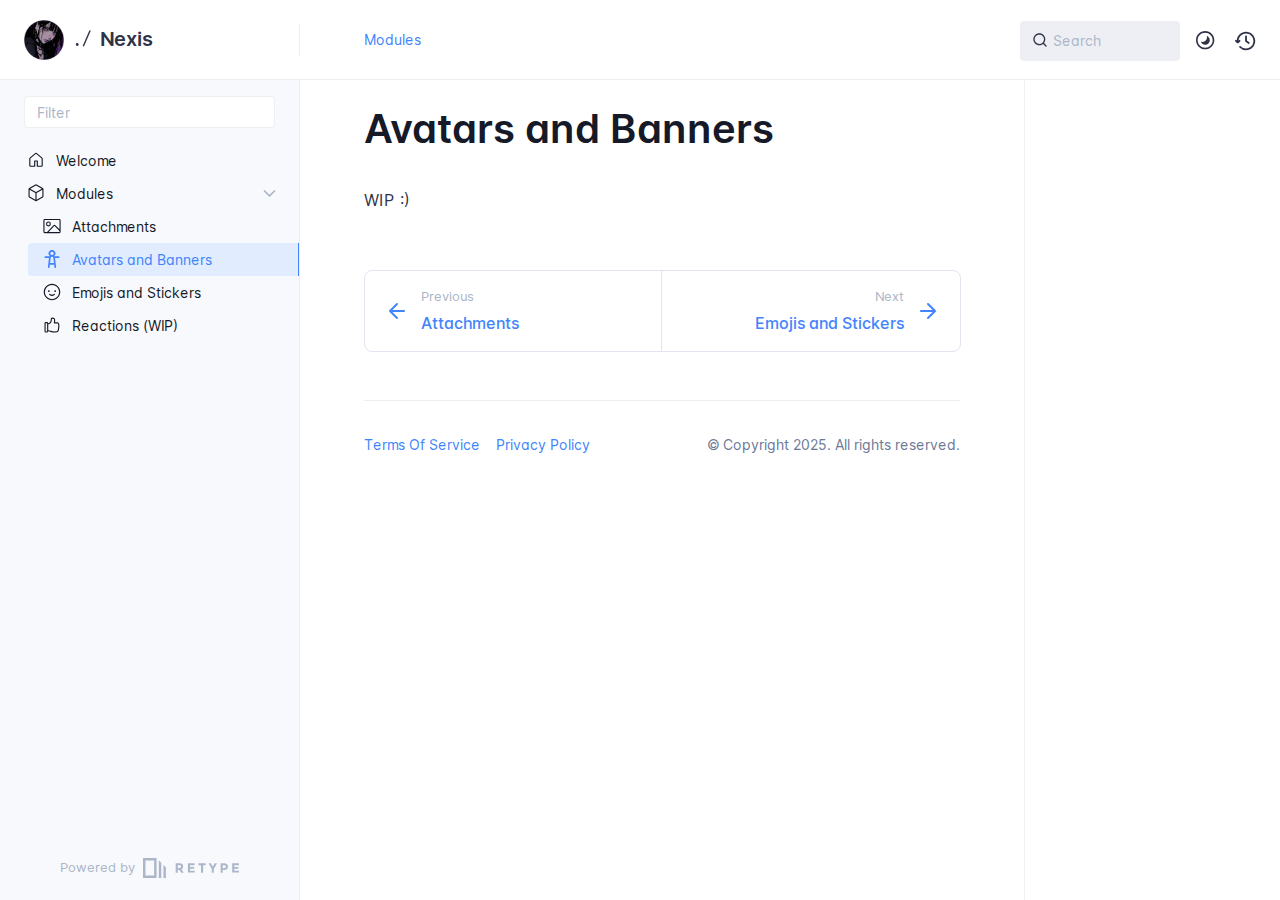
<file: nexis/modules/avatars-and-banners/index.html>
<!DOCTYPE html>
<html lang="en" class="h-full">
<head>
    <meta charset="UTF-8">
    <meta name="viewport" content="width=device-width,initial-scale=1">
    <meta name="turbo-root" content="/nexis">
    <meta name="turbo-cache-control" content="no-cache" data-turbo-track="reload" data-track-token="3.6.0.792142885352">

    <!-- See retype.com -->
    <meta name="generator" content="Retype 3.6.0">

    <!-- Primary Meta Tags -->
    <title>Avatars and Banners</title>
    <meta name="title" content="Avatars and Banners">
    <meta name="description" content="WIP :)">

    <!-- Canonical -->
    <link rel="canonical" href="https://i5kilo.github.io/nexis/modules/avatars-and-banners/">

    <!-- Open Graph / Facebook -->
    <meta property="og:type" content="website">
    <meta property="og:url" content="https://i5kilo.github.io/nexis/modules/avatars-and-banners/">
    <meta property="og:title" content="Avatars and Banners">
    <meta property="og:description" content="WIP :)">

    <!-- Twitter -->
    <meta property="twitter:card" content="summary_large_image">
    <meta property="twitter:url" content="https://i5kilo.github.io/nexis/modules/avatars-and-banners/">
    <meta property="twitter:title" content="Avatars and Banners">
    <meta property="twitter:description" content="WIP :)">

    <script data-cfasync="false">(function () { var el = document.documentElement, m = localStorage.getItem("doc_theme"), wm = window.matchMedia; if (m === "dark" || (!m && wm && wm("(prefers-color-scheme: dark)").matches)) { el.classList.add("dark") } else { el.classList.remove("dark") } })();</script>

    <link href="../../static/main.cropped.circle.png" rel="icon">
    <link href="../../resources/css/retype.css?v=3.6.0.792142885352" rel="stylesheet">

    <script data-cfasync="false" src="../../resources/js/config.js?v=3.6.0.792142885352" data-turbo-eval="false" defer></script>
    <script data-cfasync="false" src="../../resources/js/retype.js?v=3.6.0" data-turbo-eval="false" defer></script>
    <script id="lunr-js" data-cfasync="false" src="../../resources/js/lunr.js?v=3.6.0.792142885352" data-turbo-eval="false" defer></script>
</head>
<body>
    <div id="docs-app" class="relative text-base antialiased text-gray-700 bg-white font-body dark:bg-dark-850 dark:text-dark-300">
        <div class="absolute bottom-0 left-0 bg-gray-100 dark:bg-dark-800" style="top: 5rem; right: 50%"></div>
    
        <header id="docs-site-header" class="sticky top-0 z-30 flex w-full h-16 bg-white border-b border-gray-200 md:h-20 dark:bg-dark-850 dark:border-dark-650">
            <div class="container relative flex items-center justify-between pr-6 grow md:justify-start">
                <!-- Mobile menu button skeleton -->
                <button v-cloak class="skeleton docs-mobile-menu-button flex items-center justify-center shrink-0 overflow-hidden dark:text-white focus:outline-none rounded-full w-10 h-10 ml-3.5 md:hidden"><svg xmlns="http://www.w3.org/2000/svg" class="mb-px shrink-0" width="24" height="24" viewBox="0 0 24 24" role="presentation" style="margin-bottom: 0px;"><g fill="currentColor"><path d="M2 4h20v2H2zM2 11h20v2H2zM2 18h20v2H2z"></path></g></svg></button>
                <div v-cloak id="docs-sidebar-toggle"></div>
        
                <!-- Logo -->
                <div class="flex items-center justify-between h-full py-2 md:w-75">
                    <div class="flex items-center px-2 md:px-6">
                        <a id="docs-site-logo" href="../../" class="flex items-center leading-snug text-xl">
                            <span class="w-10 mr-2 grow-0 shrink-0 overflow-hidden">
                                <img class="max-h-10 dark:hidden md:inline-block" src="../../static/logo.rounded.light.png">
                                <img class="max-h-10 hidden dark:inline-block" src="../../static/logo.rounded.dark.png">
                            </span>
                            <span class="dark:text-white font-semibold line-clamp-1 md:line-clamp-2"><svg xmlns="http://www.w3.org/2000/svg" class="docs-icon" viewBox="0 0 24 24" role="presentation"><g fill="currentColor"><g><path d="M19.564 4.42a.75.75 0 0 0-1.378-.59l-6.75 15.75a.75.75 0 0 0 1.378.59l6.75-15.75ZM7 18.5a1.5 1.5 0 1 1-3 0 1.5 1.5 0 0 1 3 0Z"/></g></g></svg> Nexis</span>
                        </a>
                    </div>
        
                    <span class="hidden h-8 border-r md:inline-block dark:border-dark-650"></span>
                </div>
        
                <div class="flex justify-between md:grow">
                    <!-- Top Nav -->
                    <nav class="hidden md:flex">
                        <ul class="flex flex-col mb-4 md:pl-16 md:mb-0 md:flex-row md:items-center">
                            <li class="mr-6">
                                <a class="py-2 md:mb-0 inline-flex items-center text-sm whitespace-nowrap transition-colors duration-200 ease-linear md:text-blue-500 dark:text-blue-400 hover:text-blue-800 dark:hover:text-blue-200" href="../../modules/attachments/">Modules</a>
                            </li>
        
                        </ul>
                    </nav>
        
                    <!-- Header Right Skeleton -->
                    <div v-cloak class="flex justify-end grow skeleton">
        
                        <!-- Search input mock -->
                        <div class="relative hidden w-40 lg:block lg:max-w-sm lg:ml-auto">
                            <div class="absolute flex items-center justify-center h-full pl-3 dark:text-dark-300">
                                <svg xmlns="http://www.w3.org/2000/svg" class="icon-base" width="16" height="16" viewBox="0 0 24 24" aria-labelledby="icon" role="presentation" style="margin-bottom: 1px;"><g fill="currentColor" ><path d="M21.71 20.29l-3.68-3.68A8.963 8.963 0 0020 11c0-4.96-4.04-9-9-9s-9 4.04-9 9 4.04 9 9 9c2.12 0 4.07-.74 5.61-1.97l3.68 3.68c.2.19.45.29.71.29s.51-.1.71-.29c.39-.39.39-1.03 0-1.42zM4 11c0-3.86 3.14-7 7-7s7 3.14 7 7c0 1.92-.78 3.66-2.04 4.93-.01.01-.02.01-.02.01-.01.01-.01.01-.01.02A6.98 6.98 0 0111 18c-3.86 0-7-3.14-7-7z" ></path></g></svg>
                            </div>
                            <input class="w-full h-10 placeholder-gray-400 transition-colors duration-200 ease-in bg-gray-200 border border-transparent rounded md:text-sm hover:bg-white hover:border-gray-300 focus:outline-none focus:bg-white focus:border-gray-500 dark:bg-dark-600 dark:border-dark-600 dark:placeholder-dark-400" style="padding: 0.625rem 0.75rem 0.625rem 2rem" type="text" placeholder="Search">
                        </div>
        
                        <!-- Mobile search button -->
                        <div class="flex items-center justify-center w-10 h-10 lg:hidden">
                            <svg xmlns="http://www.w3.org/2000/svg" class="shrink-0 icon-base" width="20" height="20" viewBox="0 0 24 24" aria-labelledby="icon" role="presentation" style="margin-bottom: 0px;"><g fill="currentColor" ><path d="M21.71 20.29l-3.68-3.68A8.963 8.963 0 0020 11c0-4.96-4.04-9-9-9s-9 4.04-9 9 4.04 9 9 9c2.12 0 4.07-.74 5.61-1.97l3.68 3.68c.2.19.45.29.71.29s.51-.1.71-.29c.39-.39.39-1.03 0-1.42zM4 11c0-3.86 3.14-7 7-7s7 3.14 7 7c0 1.92-.78 3.66-2.04 4.93-.01.01-.02.01-.02.01-.01.01-.01.01-.01.02A6.98 6.98 0 0111 18c-3.86 0-7-3.14-7-7z" ></path></g></svg>
                        </div>
        
                        <!-- Dark mode switch placeholder -->
                        <div class="w-10 h-10 lg:ml-2"></div>
        
                        <!-- History button -->
                        <div class="flex items-center justify-center w-10 h-10" style="margin-right: -0.625rem;">
                            <svg xmlns="http://www.w3.org/2000/svg" class="shrink-0 icon-base" width="22" height="22" viewBox="0 0 24 24" aria-labelledby="icon" role="presentation" style="margin-bottom: 0px;"><g fill="currentColor" ><g ><path d="M12.01 6.01c-.55 0-1 .45-1 1V12a1 1 0 00.4.8l3 2.22a.985.985 0 001.39-.2.996.996 0 00-.21-1.4l-2.6-1.92V7.01c.02-.55-.43-1-.98-1z"></path><path d="M12.01 1.91c-5.33 0-9.69 4.16-10.05 9.4l-.29-.26a.997.997 0 10-1.34 1.48l1.97 1.79c.19.17.43.26.67.26s.48-.09.67-.26l1.97-1.79a.997.997 0 10-1.34-1.48l-.31.28c.34-4.14 3.82-7.41 8.05-7.41 4.46 0 8.08 3.63 8.08 8.09s-3.63 8.08-8.08 8.08c-2.18 0-4.22-.85-5.75-2.4a.996.996 0 10-1.42 1.4 10.02 10.02 0 007.17 2.99c5.56 0 10.08-4.52 10.08-10.08.01-5.56-4.52-10.09-10.08-10.09z"></path></g></g></svg>
                        </div>
                    </div>
        
                    <div v-cloak class="flex justify-end grow">
                        <div id="docs-mobile-search-button"></div>
                        <doc-search-desktop></doc-search-desktop>
        
                        <doc-theme-switch class="lg:ml-2"></doc-theme-switch>
                        <doc-history></doc-history>
                    </div>
                </div>
            </div>
        </header>
    
        <div class="container relative flex bg-white">
            <!-- Sidebar Skeleton -->
            <div v-cloak class="fixed flex flex-col shrink-0 duration-300 ease-in-out bg-gray-100 border-gray-200 sidebar top-20 w-75 border-r h-screen md:sticky transition-transform skeleton dark:bg-dark-800 dark:border-dark-650">
            
                <!-- Render this div, if config.showSidebarFilter is `true` -->
                <div class="flex items-center h-16 px-6">
                    <input class="w-full h-8 px-3 py-2 transition-colors duration-200 ease-linear bg-white border border-gray-200 rounded shadow-none text-sm focus:outline-none focus:border-gray-600 dark:bg-dark-600 dark:border-dark-600" type="text" placeholder="Filter">
                </div>
            
                <div class="pl-6 mt-1 mb-4">
                    <div class="w-32 h-3 mb-4 bg-gray-200 rounded-full loading dark:bg-dark-600"></div>
                    <div class="w-48 h-3 mb-4 bg-gray-200 rounded-full loading dark:bg-dark-600"></div>
                    <div class="w-40 h-3 mb-4 bg-gray-200 rounded-full loading dark:bg-dark-600"></div>
                    <div class="w-32 h-3 mb-4 bg-gray-200 rounded-full loading dark:bg-dark-600"></div>
                    <div class="w-48 h-3 mb-4 bg-gray-200 rounded-full loading dark:bg-dark-600"></div>
                    <div class="w-40 h-3 mb-4 bg-gray-200 rounded-full loading dark:bg-dark-600"></div>
                </div>
            
                <div class="shrink-0 mt-auto bg-transparent dark:border-dark-650">
                    <a class="flex items-center justify-center flex-nowrap h-16 text-gray-400 dark:text-dark-400 hover:text-gray-700 dark:hover:text-dark-300 transition-colors duration-150 ease-in docs-powered-by" target="_blank" href="https://retype.com/" rel="noopener">
                        <span class="text-xs whitespace-nowrap">Powered by</span>
                        <svg xmlns="http://www.w3.org/2000/svg" class="ml-2" fill="currentColor" width="96" height="20" overflow="visible"><path d="M0 0v20h13.59V0H0zm11.15 17.54H2.44V2.46h8.71v15.08zM15.8 20h2.44V4.67L15.8 2.22zM20.45 6.89V20h2.44V9.34z"/><g><path d="M40.16 8.44c0 1.49-.59 2.45-1.75 2.88l2.34 3.32h-2.53l-2.04-2.96h-1.43v2.96h-2.06V5.36h3.5c1.43 0 2.46.24 3.07.73s.9 1.27.9 2.35zm-2.48 1.1c.26-.23.38-.59.38-1.09 0-.5-.13-.84-.4-1.03s-.73-.28-1.39-.28h-1.54v2.75h1.5c.72 0 1.2-.12 1.45-.35zM51.56 5.36V7.2h-4.59v1.91h4.13v1.76h-4.13v1.92h4.74v1.83h-6.79V5.36h6.64zM60.09 7.15v7.48h-2.06V7.15h-2.61V5.36h7.28v1.79h-2.61zM70.81 14.64h-2.06v-3.66l-3.19-5.61h2.23l1.99 3.45 1.99-3.45H74l-3.19 5.61v3.66zM83.99 6.19c.65.55.97 1.4.97 2.55s-.33 1.98-1 2.51-1.68.8-3.04.8h-1.23v2.59h-2.06V5.36h3.26c1.42 0 2.45.28 3.1.83zm-1.51 3.65c.25-.28.37-.69.37-1.22s-.16-.92-.48-1.14c-.32-.23-.82-.34-1.5-.34H79.7v3.12h1.38c.68 0 1.15-.14 1.4-.42zM95.85 5.36V7.2h-4.59v1.91h4.13v1.76h-4.13v1.92H96v1.83h-6.79V5.36h6.64z"/></g></svg>
                    </a>
                </div>
            </div>
            
            <!-- Sidebar component -->
            <doc-sidebar v-cloak>
                <template #sidebar-footer>
                    <div class="shrink-0 mt-auto border-t md:bg-transparent md:border-none dark:border-dark-650">
            
                        <div class="py-3 px-6 md:hidden border-b dark:border-dark-650">
                            <nav>
                                <ul class="flex flex-wrap justify-center items-center">
                                    <li class="mr-6">
                                        <a class="block py-1 inline-flex items-center text-sm whitespace-nowrap transition-colors duration-200 ease-linear md:text-blue-500 dark:text-blue-400 hover:text-blue-800 dark:hover:text-blue-200" href="../../modules/attachments/">Modules</a>
                                    </li>
            
                                </ul>
                            </nav>
                        </div>
            
                        <a class="flex items-center justify-center flex-nowrap h-16 text-gray-400 dark:text-dark-400 hover:text-gray-700 dark:hover:text-dark-300 transition-colors duration-150 ease-in docs-powered-by" target="_blank" href="https://retype.com/" rel="noopener">
                            <span class="text-xs whitespace-nowrap">Powered by</span>
                            <svg xmlns="http://www.w3.org/2000/svg" class="ml-2" fill="currentColor" width="96" height="20" overflow="visible"><path d="M0 0v20h13.59V0H0zm11.15 17.54H2.44V2.46h8.71v15.08zM15.8 20h2.44V4.67L15.8 2.22zM20.45 6.89V20h2.44V9.34z"/><g><path d="M40.16 8.44c0 1.49-.59 2.45-1.75 2.88l2.34 3.32h-2.53l-2.04-2.96h-1.43v2.96h-2.06V5.36h3.5c1.43 0 2.46.24 3.07.73s.9 1.27.9 2.35zm-2.48 1.1c.26-.23.38-.59.38-1.09 0-.5-.13-.84-.4-1.03s-.73-.28-1.39-.28h-1.54v2.75h1.5c.72 0 1.2-.12 1.45-.35zM51.56 5.36V7.2h-4.59v1.91h4.13v1.76h-4.13v1.92h4.74v1.83h-6.79V5.36h6.64zM60.09 7.15v7.48h-2.06V7.15h-2.61V5.36h7.28v1.79h-2.61zM70.81 14.64h-2.06v-3.66l-3.19-5.61h2.23l1.99 3.45 1.99-3.45H74l-3.19 5.61v3.66zM83.99 6.19c.65.55.97 1.4.97 2.55s-.33 1.98-1 2.51-1.68.8-3.04.8h-1.23v2.59h-2.06V5.36h3.26c1.42 0 2.45.28 3.1.83zm-1.51 3.65c.25-.28.37-.69.37-1.22s-.16-.92-.48-1.14c-.32-.23-.82-.34-1.5-.34H79.7v3.12h1.38c.68 0 1.15-.14 1.4-.42zM95.85 5.36V7.2h-4.59v1.91h4.13v1.76h-4.13v1.92H96v1.83h-6.79V5.36h6.64z"/></g></svg>
                        </a>
                    </div>
                </template>
            </doc-sidebar>
    
            <div class="grow min-w-0 dark:bg-dark-850">
                <!-- Render "toolbar" template here on api pages --><!-- Render page content -->
                <div class="flex">
                    <div class="min-w-0 p-4 grow md:px-16">
                        <main class="relative pb-12 lg:pt-2">
                            <div class="docs-markdown" id="docs-content">
                                <!-- Rendered if sidebar right is enabled -->
                                <div id="docs-sidebar-right-toggle"></div>
                                <!-- Page content  -->
<doc-anchor-target id="avatars-and-banners" class="break-words">
    <h1>
        <doc-anchor-trigger class="header-anchor-trigger" to="#avatars-and-banners">#</doc-anchor-trigger>
        <span>Avatars and Banners</span>
    </h1>
</doc-anchor-target>
<p>WIP :)</p>

                                
                                <!-- Required only on API pages -->
                                <doc-toolbar-member-filter-no-results></doc-toolbar-member-filter-no-results>
                            </div>
                            <footer class="clear-both">
                            
                                <nav class="flex mt-14">
                                    <div class="w-1/2">
                                        <a class="px-5 py-4 h-full flex items-center break-normal font-medium text-blue-500 dark:text-blue-400 border border-gray-300 hover:border-gray-400 dark:border-dark-650 dark:hover:border-dark-450 rounded-l-lg transition-colors duration-150 relative hover:z-5" href="../../modules/attachments/">
                                            <svg xmlns="http://www.w3.org/2000/svg" class="mr-3" width="24" height="24" viewBox="0 0 24 24" fill="currentColor" overflow="visible"><path d="M19 11H7.41l5.29-5.29a.996.996 0 10-1.41-1.41l-7 7a1 1 0 000 1.42l7 7a1.024 1.024 0 001.42-.01.996.996 0 000-1.41L7.41 13H19c.55 0 1-.45 1-1s-.45-1-1-1z" /><path fill="none" d="M0 0h24v24H0z" /></svg>
                                            <span>
                                                <span class="block text-xs font-normal text-gray-400 dark:text-dark-400">Previous</span>
                                                <span class="block mt-1">Attachments</span>
                                            </span>
                                        </a>
                                    </div>
                            
                                    <div class="w-1/2">
                                        <a class="px-5 py-4 -mx-px h-full flex items-center justify-end break-normal font-medium text-blue-500 dark:text-blue-400 border border-gray-300 hover:border-gray-400 dark:border-dark-650 dark:hover:border-dark-450 rounded-r-lg transition-colors duration-150 relative hover:z-5" href="../../modules/emojis-and-stickers/">
                                            <span>
                                                <span class="block text-xs font-normal text-right text-gray-400 dark:text-dark-400">Next</span>
                                                <span class="block mt-1">Emojis and Stickers</span>
                                            </span>
                                            <svg xmlns="http://www.w3.org/2000/svg" class="ml-3" width="24" height="24" viewBox="0 0 24 24" fill="currentColor" overflow="visible"><path d="M19.92 12.38a1 1 0 00-.22-1.09l-7-7a.996.996 0 10-1.41 1.41l5.3 5.3H5c-.55 0-1 .45-1 1s.45 1 1 1h11.59l-5.29 5.29a.996.996 0 000 1.41c.19.2.44.3.7.3s.51-.1.71-.29l7-7c.09-.09.16-.21.21-.33z" /><path fill="none" d="M0 0h24v24H0z" /></svg>
                                        </a>
                                    </div>
                                </nav>
                            </footer>
                        </main>
                
                        <div class="border-t dark:border-dark-650 pt-6 mb-8">
                            <footer class="flex flex-wrap items-center justify-between">
                                <div>
                                    <ul class="flex flex-wrap items-center text-sm">
                                        <li>
                                            <a class="block mr-4 py-2 text-sm whitespace-nowrap transition-colors duration-200 ease-linear text-blue-500 dark:text-blue-400 hover:text-blue-800 dark:hover:text-blue-200 md:mb-0" href="../../terms-of-service/">Terms Of Service</a>
                                        </li>
                                        <li>
                                            <a class="block mr-4 py-2 text-sm whitespace-nowrap transition-colors duration-200 ease-linear text-blue-500 dark:text-blue-400 hover:text-blue-800 dark:hover:text-blue-200 md:mb-0" href="../../privacy-policy/">Privacy Policy</a>
                                        </li>
                                    </ul>
                                </div>
                                <div class="docs-copyright py-2 text-gray-500 dark:text-dark-350 text-sm leading-relaxed"><p>© Copyright 2025. All rights reserved.</p></div>
                            </footer>
                        </div>
                    </div>
                
                    <!-- Rendered if sidebar right is enabled -->
                    <!-- Sidebar right skeleton-->
                    <div v-cloak class="fixed top-0 bottom-0 right-0 translate-x-full bg-white border-gray-200 lg:sticky lg:border-l lg:shrink-0 lg:pt-6 lg:transform-none sm:w-1/2 lg:w-64 lg:z-0 md:w-104 sidebar-right skeleton dark:bg-dark-850 dark:border-dark-650">
                        <div class="pl-5">
                            <div class="w-32 h-3 mb-4 bg-gray-200 dark:bg-dark-600 rounded-full loading"></div>
                            <div class="w-48 h-3 mb-4 bg-gray-200 dark:bg-dark-600 rounded-full loading"></div>
                            <div class="w-40 h-3 mb-4 bg-gray-200 dark:bg-dark-600 rounded-full loading"></div>
                        </div>
                    </div>
                
                    <!-- User should be able to hide sidebar right -->
                    <doc-sidebar-right v-cloak></doc-sidebar-right>
                </div>

            </div>
        </div>
    
        <doc-search-mobile></doc-search-mobile>
        <doc-back-to-top></doc-back-to-top>
    </div>


    <div id="docs-overlay-target"></div>

    <script data-cfasync="false">window.__DOCS__ = { "title": "Avatars and Banners", level: 2, icon: "file", hasPrism: false, hasMermaid: false, hasMath: false, tocDepth: 23 }</script>
</body>
</html>
</file>
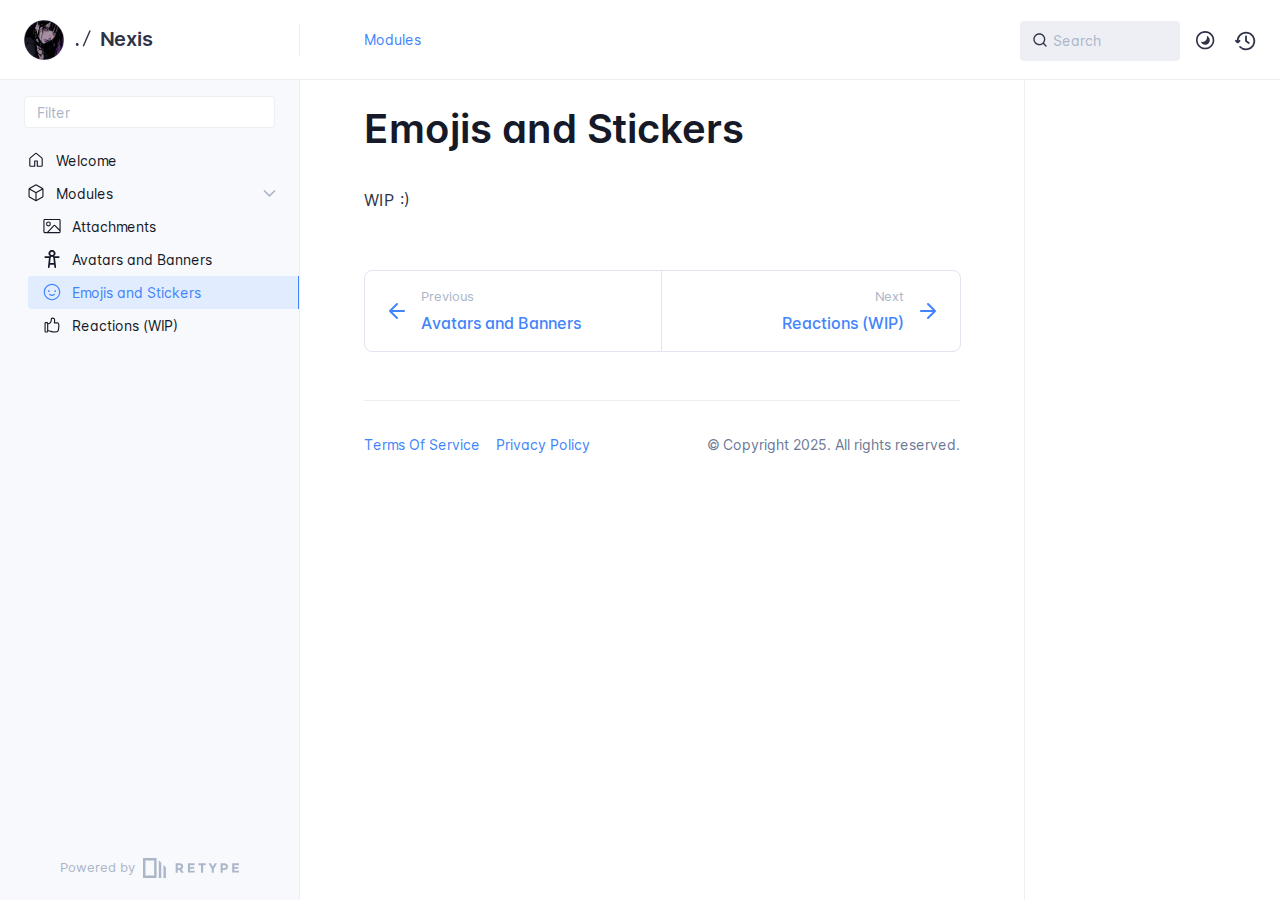
<file: nexis/modules/emojis-and-stickers/index.html>
<!DOCTYPE html>
<html lang="en" class="h-full">
<head>
    <meta charset="UTF-8">
    <meta name="viewport" content="width=device-width,initial-scale=1">
    <meta name="turbo-root" content="/nexis">
    <meta name="turbo-cache-control" content="no-cache" data-turbo-track="reload" data-track-token="3.6.0.792142885352">

    <!-- See retype.com -->
    <meta name="generator" content="Retype 3.6.0">

    <!-- Primary Meta Tags -->
    <title>Emojis and Stickers</title>
    <meta name="title" content="Emojis and Stickers">
    <meta name="description" content="WIP :)">

    <!-- Canonical -->
    <link rel="canonical" href="https://i5kilo.github.io/nexis/modules/emojis-and-stickers/">

    <!-- Open Graph / Facebook -->
    <meta property="og:type" content="website">
    <meta property="og:url" content="https://i5kilo.github.io/nexis/modules/emojis-and-stickers/">
    <meta property="og:title" content="Emojis and Stickers">
    <meta property="og:description" content="WIP :)">

    <!-- Twitter -->
    <meta property="twitter:card" content="summary_large_image">
    <meta property="twitter:url" content="https://i5kilo.github.io/nexis/modules/emojis-and-stickers/">
    <meta property="twitter:title" content="Emojis and Stickers">
    <meta property="twitter:description" content="WIP :)">

    <script data-cfasync="false">(function () { var el = document.documentElement, m = localStorage.getItem("doc_theme"), wm = window.matchMedia; if (m === "dark" || (!m && wm && wm("(prefers-color-scheme: dark)").matches)) { el.classList.add("dark") } else { el.classList.remove("dark") } })();</script>

    <link href="../../static/main.cropped.circle.png" rel="icon">
    <link href="../../resources/css/retype.css?v=3.6.0.792142885352" rel="stylesheet">

    <script data-cfasync="false" src="../../resources/js/config.js?v=3.6.0.792142885352" data-turbo-eval="false" defer></script>
    <script data-cfasync="false" src="../../resources/js/retype.js?v=3.6.0" data-turbo-eval="false" defer></script>
    <script id="lunr-js" data-cfasync="false" src="../../resources/js/lunr.js?v=3.6.0.792142885352" data-turbo-eval="false" defer></script>
</head>
<body>
    <div id="docs-app" class="relative text-base antialiased text-gray-700 bg-white font-body dark:bg-dark-850 dark:text-dark-300">
        <div class="absolute bottom-0 left-0 bg-gray-100 dark:bg-dark-800" style="top: 5rem; right: 50%"></div>
    
        <header id="docs-site-header" class="sticky top-0 z-30 flex w-full h-16 bg-white border-b border-gray-200 md:h-20 dark:bg-dark-850 dark:border-dark-650">
            <div class="container relative flex items-center justify-between pr-6 grow md:justify-start">
                <!-- Mobile menu button skeleton -->
                <button v-cloak class="skeleton docs-mobile-menu-button flex items-center justify-center shrink-0 overflow-hidden dark:text-white focus:outline-none rounded-full w-10 h-10 ml-3.5 md:hidden"><svg xmlns="http://www.w3.org/2000/svg" class="mb-px shrink-0" width="24" height="24" viewBox="0 0 24 24" role="presentation" style="margin-bottom: 0px;"><g fill="currentColor"><path d="M2 4h20v2H2zM2 11h20v2H2zM2 18h20v2H2z"></path></g></svg></button>
                <div v-cloak id="docs-sidebar-toggle"></div>
        
                <!-- Logo -->
                <div class="flex items-center justify-between h-full py-2 md:w-75">
                    <div class="flex items-center px-2 md:px-6">
                        <a id="docs-site-logo" href="../../" class="flex items-center leading-snug text-xl">
                            <span class="w-10 mr-2 grow-0 shrink-0 overflow-hidden">
                                <img class="max-h-10 dark:hidden md:inline-block" src="../../static/logo.rounded.light.png">
                                <img class="max-h-10 hidden dark:inline-block" src="../../static/logo.rounded.dark.png">
                            </span>
                            <span class="dark:text-white font-semibold line-clamp-1 md:line-clamp-2"><svg xmlns="http://www.w3.org/2000/svg" class="docs-icon" viewBox="0 0 24 24" role="presentation"><g fill="currentColor"><g><path d="M19.564 4.42a.75.75 0 0 0-1.378-.59l-6.75 15.75a.75.75 0 0 0 1.378.59l6.75-15.75ZM7 18.5a1.5 1.5 0 1 1-3 0 1.5 1.5 0 0 1 3 0Z"/></g></g></svg> Nexis</span>
                        </a>
                    </div>
        
                    <span class="hidden h-8 border-r md:inline-block dark:border-dark-650"></span>
                </div>
        
                <div class="flex justify-between md:grow">
                    <!-- Top Nav -->
                    <nav class="hidden md:flex">
                        <ul class="flex flex-col mb-4 md:pl-16 md:mb-0 md:flex-row md:items-center">
                            <li class="mr-6">
                                <a class="py-2 md:mb-0 inline-flex items-center text-sm whitespace-nowrap transition-colors duration-200 ease-linear md:text-blue-500 dark:text-blue-400 hover:text-blue-800 dark:hover:text-blue-200" href="../../modules/attachments/">Modules</a>
                            </li>
        
                        </ul>
                    </nav>
        
                    <!-- Header Right Skeleton -->
                    <div v-cloak class="flex justify-end grow skeleton">
        
                        <!-- Search input mock -->
                        <div class="relative hidden w-40 lg:block lg:max-w-sm lg:ml-auto">
                            <div class="absolute flex items-center justify-center h-full pl-3 dark:text-dark-300">
                                <svg xmlns="http://www.w3.org/2000/svg" class="icon-base" width="16" height="16" viewBox="0 0 24 24" aria-labelledby="icon" role="presentation" style="margin-bottom: 1px;"><g fill="currentColor" ><path d="M21.71 20.29l-3.68-3.68A8.963 8.963 0 0020 11c0-4.96-4.04-9-9-9s-9 4.04-9 9 4.04 9 9 9c2.12 0 4.07-.74 5.61-1.97l3.68 3.68c.2.19.45.29.71.29s.51-.1.71-.29c.39-.39.39-1.03 0-1.42zM4 11c0-3.86 3.14-7 7-7s7 3.14 7 7c0 1.92-.78 3.66-2.04 4.93-.01.01-.02.01-.02.01-.01.01-.01.01-.01.02A6.98 6.98 0 0111 18c-3.86 0-7-3.14-7-7z" ></path></g></svg>
                            </div>
                            <input class="w-full h-10 placeholder-gray-400 transition-colors duration-200 ease-in bg-gray-200 border border-transparent rounded md:text-sm hover:bg-white hover:border-gray-300 focus:outline-none focus:bg-white focus:border-gray-500 dark:bg-dark-600 dark:border-dark-600 dark:placeholder-dark-400" style="padding: 0.625rem 0.75rem 0.625rem 2rem" type="text" placeholder="Search">
                        </div>
        
                        <!-- Mobile search button -->
                        <div class="flex items-center justify-center w-10 h-10 lg:hidden">
                            <svg xmlns="http://www.w3.org/2000/svg" class="shrink-0 icon-base" width="20" height="20" viewBox="0 0 24 24" aria-labelledby="icon" role="presentation" style="margin-bottom: 0px;"><g fill="currentColor" ><path d="M21.71 20.29l-3.68-3.68A8.963 8.963 0 0020 11c0-4.96-4.04-9-9-9s-9 4.04-9 9 4.04 9 9 9c2.12 0 4.07-.74 5.61-1.97l3.68 3.68c.2.19.45.29.71.29s.51-.1.71-.29c.39-.39.39-1.03 0-1.42zM4 11c0-3.86 3.14-7 7-7s7 3.14 7 7c0 1.92-.78 3.66-2.04 4.93-.01.01-.02.01-.02.01-.01.01-.01.01-.01.02A6.98 6.98 0 0111 18c-3.86 0-7-3.14-7-7z" ></path></g></svg>
                        </div>
        
                        <!-- Dark mode switch placeholder -->
                        <div class="w-10 h-10 lg:ml-2"></div>
        
                        <!-- History button -->
                        <div class="flex items-center justify-center w-10 h-10" style="margin-right: -0.625rem;">
                            <svg xmlns="http://www.w3.org/2000/svg" class="shrink-0 icon-base" width="22" height="22" viewBox="0 0 24 24" aria-labelledby="icon" role="presentation" style="margin-bottom: 0px;"><g fill="currentColor" ><g ><path d="M12.01 6.01c-.55 0-1 .45-1 1V12a1 1 0 00.4.8l3 2.22a.985.985 0 001.39-.2.996.996 0 00-.21-1.4l-2.6-1.92V7.01c.02-.55-.43-1-.98-1z"></path><path d="M12.01 1.91c-5.33 0-9.69 4.16-10.05 9.4l-.29-.26a.997.997 0 10-1.34 1.48l1.97 1.79c.19.17.43.26.67.26s.48-.09.67-.26l1.97-1.79a.997.997 0 10-1.34-1.48l-.31.28c.34-4.14 3.82-7.41 8.05-7.41 4.46 0 8.08 3.63 8.08 8.09s-3.63 8.08-8.08 8.08c-2.18 0-4.22-.85-5.75-2.4a.996.996 0 10-1.42 1.4 10.02 10.02 0 007.17 2.99c5.56 0 10.08-4.52 10.08-10.08.01-5.56-4.52-10.09-10.08-10.09z"></path></g></g></svg>
                        </div>
                    </div>
        
                    <div v-cloak class="flex justify-end grow">
                        <div id="docs-mobile-search-button"></div>
                        <doc-search-desktop></doc-search-desktop>
        
                        <doc-theme-switch class="lg:ml-2"></doc-theme-switch>
                        <doc-history></doc-history>
                    </div>
                </div>
            </div>
        </header>
    
        <div class="container relative flex bg-white">
            <!-- Sidebar Skeleton -->
            <div v-cloak class="fixed flex flex-col shrink-0 duration-300 ease-in-out bg-gray-100 border-gray-200 sidebar top-20 w-75 border-r h-screen md:sticky transition-transform skeleton dark:bg-dark-800 dark:border-dark-650">
            
                <!-- Render this div, if config.showSidebarFilter is `true` -->
                <div class="flex items-center h-16 px-6">
                    <input class="w-full h-8 px-3 py-2 transition-colors duration-200 ease-linear bg-white border border-gray-200 rounded shadow-none text-sm focus:outline-none focus:border-gray-600 dark:bg-dark-600 dark:border-dark-600" type="text" placeholder="Filter">
                </div>
            
                <div class="pl-6 mt-1 mb-4">
                    <div class="w-32 h-3 mb-4 bg-gray-200 rounded-full loading dark:bg-dark-600"></div>
                    <div class="w-48 h-3 mb-4 bg-gray-200 rounded-full loading dark:bg-dark-600"></div>
                    <div class="w-40 h-3 mb-4 bg-gray-200 rounded-full loading dark:bg-dark-600"></div>
                    <div class="w-32 h-3 mb-4 bg-gray-200 rounded-full loading dark:bg-dark-600"></div>
                    <div class="w-48 h-3 mb-4 bg-gray-200 rounded-full loading dark:bg-dark-600"></div>
                    <div class="w-40 h-3 mb-4 bg-gray-200 rounded-full loading dark:bg-dark-600"></div>
                </div>
            
                <div class="shrink-0 mt-auto bg-transparent dark:border-dark-650">
                    <a class="flex items-center justify-center flex-nowrap h-16 text-gray-400 dark:text-dark-400 hover:text-gray-700 dark:hover:text-dark-300 transition-colors duration-150 ease-in docs-powered-by" target="_blank" href="https://retype.com/" rel="noopener">
                        <span class="text-xs whitespace-nowrap">Powered by</span>
                        <svg xmlns="http://www.w3.org/2000/svg" class="ml-2" fill="currentColor" width="96" height="20" overflow="visible"><path d="M0 0v20h13.59V0H0zm11.15 17.54H2.44V2.46h8.71v15.08zM15.8 20h2.44V4.67L15.8 2.22zM20.45 6.89V20h2.44V9.34z"/><g><path d="M40.16 8.44c0 1.49-.59 2.45-1.75 2.88l2.34 3.32h-2.53l-2.04-2.96h-1.43v2.96h-2.06V5.36h3.5c1.43 0 2.46.24 3.07.73s.9 1.27.9 2.35zm-2.48 1.1c.26-.23.38-.59.38-1.09 0-.5-.13-.84-.4-1.03s-.73-.28-1.39-.28h-1.54v2.75h1.5c.72 0 1.2-.12 1.45-.35zM51.56 5.36V7.2h-4.59v1.91h4.13v1.76h-4.13v1.92h4.74v1.83h-6.79V5.36h6.64zM60.09 7.15v7.48h-2.06V7.15h-2.61V5.36h7.28v1.79h-2.61zM70.81 14.64h-2.06v-3.66l-3.19-5.61h2.23l1.99 3.45 1.99-3.45H74l-3.19 5.61v3.66zM83.99 6.19c.65.55.97 1.4.97 2.55s-.33 1.98-1 2.51-1.68.8-3.04.8h-1.23v2.59h-2.06V5.36h3.26c1.42 0 2.45.28 3.1.83zm-1.51 3.65c.25-.28.37-.69.37-1.22s-.16-.92-.48-1.14c-.32-.23-.82-.34-1.5-.34H79.7v3.12h1.38c.68 0 1.15-.14 1.4-.42zM95.85 5.36V7.2h-4.59v1.91h4.13v1.76h-4.13v1.92H96v1.83h-6.79V5.36h6.64z"/></g></svg>
                    </a>
                </div>
            </div>
            
            <!-- Sidebar component -->
            <doc-sidebar v-cloak>
                <template #sidebar-footer>
                    <div class="shrink-0 mt-auto border-t md:bg-transparent md:border-none dark:border-dark-650">
            
                        <div class="py-3 px-6 md:hidden border-b dark:border-dark-650">
                            <nav>
                                <ul class="flex flex-wrap justify-center items-center">
                                    <li class="mr-6">
                                        <a class="block py-1 inline-flex items-center text-sm whitespace-nowrap transition-colors duration-200 ease-linear md:text-blue-500 dark:text-blue-400 hover:text-blue-800 dark:hover:text-blue-200" href="../../modules/attachments/">Modules</a>
                                    </li>
            
                                </ul>
                            </nav>
                        </div>
            
                        <a class="flex items-center justify-center flex-nowrap h-16 text-gray-400 dark:text-dark-400 hover:text-gray-700 dark:hover:text-dark-300 transition-colors duration-150 ease-in docs-powered-by" target="_blank" href="https://retype.com/" rel="noopener">
                            <span class="text-xs whitespace-nowrap">Powered by</span>
                            <svg xmlns="http://www.w3.org/2000/svg" class="ml-2" fill="currentColor" width="96" height="20" overflow="visible"><path d="M0 0v20h13.59V0H0zm11.15 17.54H2.44V2.46h8.71v15.08zM15.8 20h2.44V4.67L15.8 2.22zM20.45 6.89V20h2.44V9.34z"/><g><path d="M40.16 8.44c0 1.49-.59 2.45-1.75 2.88l2.34 3.32h-2.53l-2.04-2.96h-1.43v2.96h-2.06V5.36h3.5c1.43 0 2.46.24 3.07.73s.9 1.27.9 2.35zm-2.48 1.1c.26-.23.38-.59.38-1.09 0-.5-.13-.84-.4-1.03s-.73-.28-1.39-.28h-1.54v2.75h1.5c.72 0 1.2-.12 1.45-.35zM51.56 5.36V7.2h-4.59v1.91h4.13v1.76h-4.13v1.92h4.74v1.83h-6.79V5.36h6.64zM60.09 7.15v7.48h-2.06V7.15h-2.61V5.36h7.28v1.79h-2.61zM70.81 14.64h-2.06v-3.66l-3.19-5.61h2.23l1.99 3.45 1.99-3.45H74l-3.19 5.61v3.66zM83.99 6.19c.65.55.97 1.4.97 2.55s-.33 1.98-1 2.51-1.68.8-3.04.8h-1.23v2.59h-2.06V5.36h3.26c1.42 0 2.45.28 3.1.83zm-1.51 3.65c.25-.28.37-.69.37-1.22s-.16-.92-.48-1.14c-.32-.23-.82-.34-1.5-.34H79.7v3.12h1.38c.68 0 1.15-.14 1.4-.42zM95.85 5.36V7.2h-4.59v1.91h4.13v1.76h-4.13v1.92H96v1.83h-6.79V5.36h6.64z"/></g></svg>
                        </a>
                    </div>
                </template>
            </doc-sidebar>
    
            <div class="grow min-w-0 dark:bg-dark-850">
                <!-- Render "toolbar" template here on api pages --><!-- Render page content -->
                <div class="flex">
                    <div class="min-w-0 p-4 grow md:px-16">
                        <main class="relative pb-12 lg:pt-2">
                            <div class="docs-markdown" id="docs-content">
                                <!-- Rendered if sidebar right is enabled -->
                                <div id="docs-sidebar-right-toggle"></div>
                                <!-- Page content  -->
<doc-anchor-target id="emojis-and-stickers" class="break-words">
    <h1>
        <doc-anchor-trigger class="header-anchor-trigger" to="#emojis-and-stickers">#</doc-anchor-trigger>
        <span>Emojis and Stickers</span>
    </h1>
</doc-anchor-target>
<p>WIP :)</p>

                                
                                <!-- Required only on API pages -->
                                <doc-toolbar-member-filter-no-results></doc-toolbar-member-filter-no-results>
                            </div>
                            <footer class="clear-both">
                            
                                <nav class="flex mt-14">
                                    <div class="w-1/2">
                                        <a class="px-5 py-4 h-full flex items-center break-normal font-medium text-blue-500 dark:text-blue-400 border border-gray-300 hover:border-gray-400 dark:border-dark-650 dark:hover:border-dark-450 rounded-l-lg transition-colors duration-150 relative hover:z-5" href="../../modules/avatars-and-banners/">
                                            <svg xmlns="http://www.w3.org/2000/svg" class="mr-3" width="24" height="24" viewBox="0 0 24 24" fill="currentColor" overflow="visible"><path d="M19 11H7.41l5.29-5.29a.996.996 0 10-1.41-1.41l-7 7a1 1 0 000 1.42l7 7a1.024 1.024 0 001.42-.01.996.996 0 000-1.41L7.41 13H19c.55 0 1-.45 1-1s-.45-1-1-1z" /><path fill="none" d="M0 0h24v24H0z" /></svg>
                                            <span>
                                                <span class="block text-xs font-normal text-gray-400 dark:text-dark-400">Previous</span>
                                                <span class="block mt-1">Avatars and Banners</span>
                                            </span>
                                        </a>
                                    </div>
                            
                                    <div class="w-1/2">
                                        <a class="px-5 py-4 -mx-px h-full flex items-center justify-end break-normal font-medium text-blue-500 dark:text-blue-400 border border-gray-300 hover:border-gray-400 dark:border-dark-650 dark:hover:border-dark-450 rounded-r-lg transition-colors duration-150 relative hover:z-5" href="../../modules/reactions-experimental/">
                                            <span>
                                                <span class="block text-xs font-normal text-right text-gray-400 dark:text-dark-400">Next</span>
                                                <span class="block mt-1">Reactions (WIP)</span>
                                            </span>
                                            <svg xmlns="http://www.w3.org/2000/svg" class="ml-3" width="24" height="24" viewBox="0 0 24 24" fill="currentColor" overflow="visible"><path d="M19.92 12.38a1 1 0 00-.22-1.09l-7-7a.996.996 0 10-1.41 1.41l5.3 5.3H5c-.55 0-1 .45-1 1s.45 1 1 1h11.59l-5.29 5.29a.996.996 0 000 1.41c.19.2.44.3.7.3s.51-.1.71-.29l7-7c.09-.09.16-.21.21-.33z" /><path fill="none" d="M0 0h24v24H0z" /></svg>
                                        </a>
                                    </div>
                                </nav>
                            </footer>
                        </main>
                
                        <div class="border-t dark:border-dark-650 pt-6 mb-8">
                            <footer class="flex flex-wrap items-center justify-between">
                                <div>
                                    <ul class="flex flex-wrap items-center text-sm">
                                        <li>
                                            <a class="block mr-4 py-2 text-sm whitespace-nowrap transition-colors duration-200 ease-linear text-blue-500 dark:text-blue-400 hover:text-blue-800 dark:hover:text-blue-200 md:mb-0" href="../../terms-of-service/">Terms Of Service</a>
                                        </li>
                                        <li>
                                            <a class="block mr-4 py-2 text-sm whitespace-nowrap transition-colors duration-200 ease-linear text-blue-500 dark:text-blue-400 hover:text-blue-800 dark:hover:text-blue-200 md:mb-0" href="../../privacy-policy/">Privacy Policy</a>
                                        </li>
                                    </ul>
                                </div>
                                <div class="docs-copyright py-2 text-gray-500 dark:text-dark-350 text-sm leading-relaxed"><p>© Copyright 2025. All rights reserved.</p></div>
                            </footer>
                        </div>
                    </div>
                
                    <!-- Rendered if sidebar right is enabled -->
                    <!-- Sidebar right skeleton-->
                    <div v-cloak class="fixed top-0 bottom-0 right-0 translate-x-full bg-white border-gray-200 lg:sticky lg:border-l lg:shrink-0 lg:pt-6 lg:transform-none sm:w-1/2 lg:w-64 lg:z-0 md:w-104 sidebar-right skeleton dark:bg-dark-850 dark:border-dark-650">
                        <div class="pl-5">
                            <div class="w-32 h-3 mb-4 bg-gray-200 dark:bg-dark-600 rounded-full loading"></div>
                            <div class="w-48 h-3 mb-4 bg-gray-200 dark:bg-dark-600 rounded-full loading"></div>
                            <div class="w-40 h-3 mb-4 bg-gray-200 dark:bg-dark-600 rounded-full loading"></div>
                        </div>
                    </div>
                
                    <!-- User should be able to hide sidebar right -->
                    <doc-sidebar-right v-cloak></doc-sidebar-right>
                </div>

            </div>
        </div>
    
        <doc-search-mobile></doc-search-mobile>
        <doc-back-to-top></doc-back-to-top>
    </div>


    <div id="docs-overlay-target"></div>

    <script data-cfasync="false">window.__DOCS__ = { "title": "Emojis and Stickers", level: 2, icon: "file", hasPrism: false, hasMermaid: false, hasMath: false, tocDepth: 23 }</script>
</body>
</html>
</file>
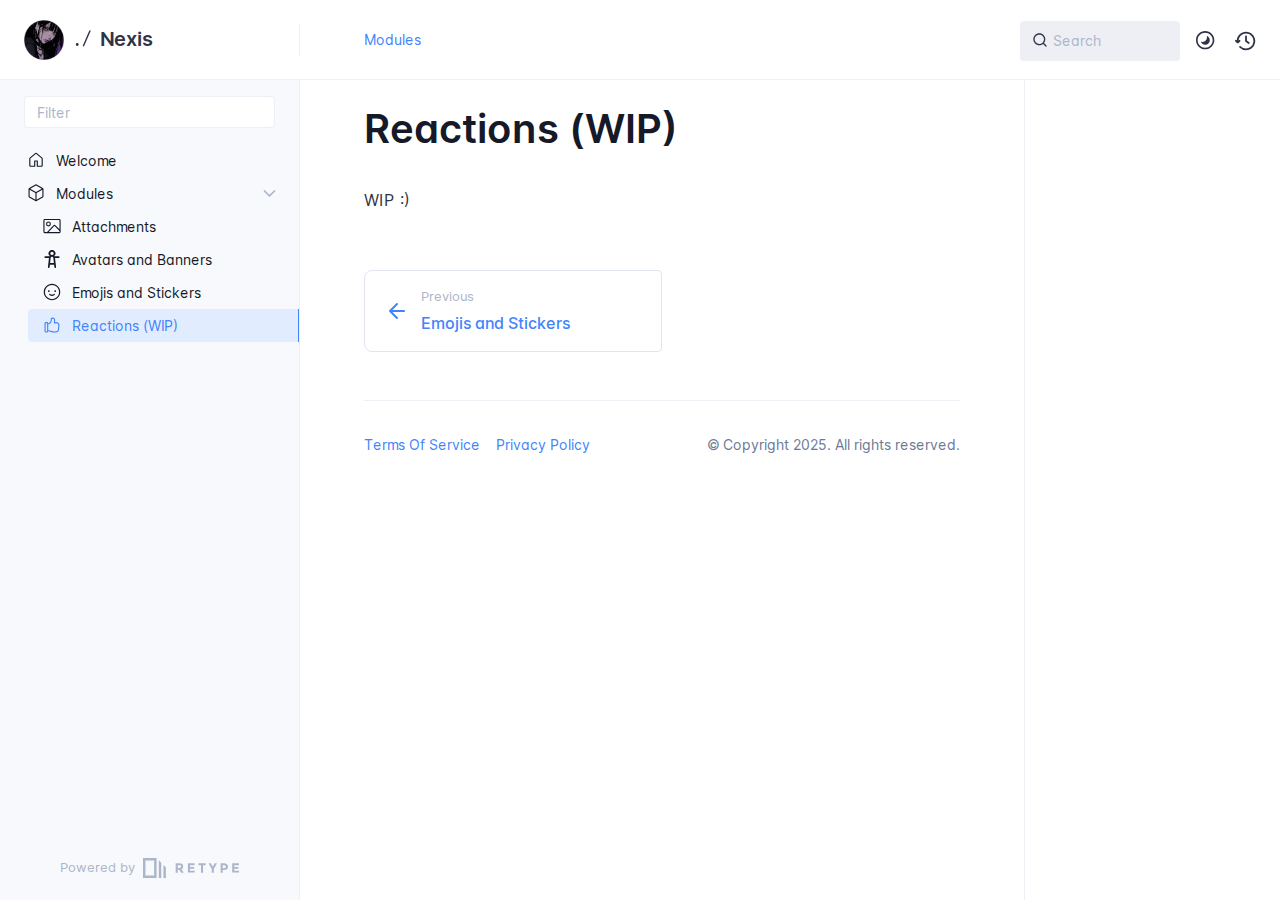
<file: nexis/modules/reactions-experimental/index.html>
<!DOCTYPE html>
<html lang="en" class="h-full">
<head>
    <meta charset="UTF-8">
    <meta name="viewport" content="width=device-width,initial-scale=1">
    <meta name="turbo-root" content="/nexis">
    <meta name="turbo-cache-control" content="no-cache" data-turbo-track="reload" data-track-token="3.6.0.792142885352">

    <!-- See retype.com -->
    <meta name="generator" content="Retype 3.6.0">

    <!-- Primary Meta Tags -->
    <title>Reactions (WIP)</title>
    <meta name="title" content="Reactions (WIP)">
    <meta name="description" content="WIP :)">

    <!-- Canonical -->
    <link rel="canonical" href="https://i5kilo.github.io/nexis/modules/reactions-experimental/">

    <!-- Open Graph / Facebook -->
    <meta property="og:type" content="website">
    <meta property="og:url" content="https://i5kilo.github.io/nexis/modules/reactions-experimental/">
    <meta property="og:title" content="Reactions (WIP)">
    <meta property="og:description" content="WIP :)">

    <!-- Twitter -->
    <meta property="twitter:card" content="summary_large_image">
    <meta property="twitter:url" content="https://i5kilo.github.io/nexis/modules/reactions-experimental/">
    <meta property="twitter:title" content="Reactions (WIP)">
    <meta property="twitter:description" content="WIP :)">

    <script data-cfasync="false">(function () { var el = document.documentElement, m = localStorage.getItem("doc_theme"), wm = window.matchMedia; if (m === "dark" || (!m && wm && wm("(prefers-color-scheme: dark)").matches)) { el.classList.add("dark") } else { el.classList.remove("dark") } })();</script>

    <link href="../../static/main.cropped.circle.png" rel="icon">
    <link href="../../resources/css/retype.css?v=3.6.0.792142885352" rel="stylesheet">

    <script data-cfasync="false" src="../../resources/js/config.js?v=3.6.0.792142885352" data-turbo-eval="false" defer></script>
    <script data-cfasync="false" src="../../resources/js/retype.js?v=3.6.0" data-turbo-eval="false" defer></script>
    <script id="lunr-js" data-cfasync="false" src="../../resources/js/lunr.js?v=3.6.0.792142885352" data-turbo-eval="false" defer></script>
</head>
<body>
    <div id="docs-app" class="relative text-base antialiased text-gray-700 bg-white font-body dark:bg-dark-850 dark:text-dark-300">
        <div class="absolute bottom-0 left-0 bg-gray-100 dark:bg-dark-800" style="top: 5rem; right: 50%"></div>
    
        <header id="docs-site-header" class="sticky top-0 z-30 flex w-full h-16 bg-white border-b border-gray-200 md:h-20 dark:bg-dark-850 dark:border-dark-650">
            <div class="container relative flex items-center justify-between pr-6 grow md:justify-start">
                <!-- Mobile menu button skeleton -->
                <button v-cloak class="skeleton docs-mobile-menu-button flex items-center justify-center shrink-0 overflow-hidden dark:text-white focus:outline-none rounded-full w-10 h-10 ml-3.5 md:hidden"><svg xmlns="http://www.w3.org/2000/svg" class="mb-px shrink-0" width="24" height="24" viewBox="0 0 24 24" role="presentation" style="margin-bottom: 0px;"><g fill="currentColor"><path d="M2 4h20v2H2zM2 11h20v2H2zM2 18h20v2H2z"></path></g></svg></button>
                <div v-cloak id="docs-sidebar-toggle"></div>
        
                <!-- Logo -->
                <div class="flex items-center justify-between h-full py-2 md:w-75">
                    <div class="flex items-center px-2 md:px-6">
                        <a id="docs-site-logo" href="../../" class="flex items-center leading-snug text-xl">
                            <span class="w-10 mr-2 grow-0 shrink-0 overflow-hidden">
                                <img class="max-h-10 dark:hidden md:inline-block" src="../../static/logo.rounded.light.png">
                                <img class="max-h-10 hidden dark:inline-block" src="../../static/logo.rounded.dark.png">
                            </span>
                            <span class="dark:text-white font-semibold line-clamp-1 md:line-clamp-2"><svg xmlns="http://www.w3.org/2000/svg" class="docs-icon" viewBox="0 0 24 24" role="presentation"><g fill="currentColor"><g><path d="M19.564 4.42a.75.75 0 0 0-1.378-.59l-6.75 15.75a.75.75 0 0 0 1.378.59l6.75-15.75ZM7 18.5a1.5 1.5 0 1 1-3 0 1.5 1.5 0 0 1 3 0Z"/></g></g></svg> Nexis</span>
                        </a>
                    </div>
        
                    <span class="hidden h-8 border-r md:inline-block dark:border-dark-650"></span>
                </div>
        
                <div class="flex justify-between md:grow">
                    <!-- Top Nav -->
                    <nav class="hidden md:flex">
                        <ul class="flex flex-col mb-4 md:pl-16 md:mb-0 md:flex-row md:items-center">
                            <li class="mr-6">
                                <a class="py-2 md:mb-0 inline-flex items-center text-sm whitespace-nowrap transition-colors duration-200 ease-linear md:text-blue-500 dark:text-blue-400 hover:text-blue-800 dark:hover:text-blue-200" href="../../modules/attachments/">Modules</a>
                            </li>
        
                        </ul>
                    </nav>
        
                    <!-- Header Right Skeleton -->
                    <div v-cloak class="flex justify-end grow skeleton">
        
                        <!-- Search input mock -->
                        <div class="relative hidden w-40 lg:block lg:max-w-sm lg:ml-auto">
                            <div class="absolute flex items-center justify-center h-full pl-3 dark:text-dark-300">
                                <svg xmlns="http://www.w3.org/2000/svg" class="icon-base" width="16" height="16" viewBox="0 0 24 24" aria-labelledby="icon" role="presentation" style="margin-bottom: 1px;"><g fill="currentColor" ><path d="M21.71 20.29l-3.68-3.68A8.963 8.963 0 0020 11c0-4.96-4.04-9-9-9s-9 4.04-9 9 4.04 9 9 9c2.12 0 4.07-.74 5.61-1.97l3.68 3.68c.2.19.45.29.71.29s.51-.1.71-.29c.39-.39.39-1.03 0-1.42zM4 11c0-3.86 3.14-7 7-7s7 3.14 7 7c0 1.92-.78 3.66-2.04 4.93-.01.01-.02.01-.02.01-.01.01-.01.01-.01.02A6.98 6.98 0 0111 18c-3.86 0-7-3.14-7-7z" ></path></g></svg>
                            </div>
                            <input class="w-full h-10 placeholder-gray-400 transition-colors duration-200 ease-in bg-gray-200 border border-transparent rounded md:text-sm hover:bg-white hover:border-gray-300 focus:outline-none focus:bg-white focus:border-gray-500 dark:bg-dark-600 dark:border-dark-600 dark:placeholder-dark-400" style="padding: 0.625rem 0.75rem 0.625rem 2rem" type="text" placeholder="Search">
                        </div>
        
                        <!-- Mobile search button -->
                        <div class="flex items-center justify-center w-10 h-10 lg:hidden">
                            <svg xmlns="http://www.w3.org/2000/svg" class="shrink-0 icon-base" width="20" height="20" viewBox="0 0 24 24" aria-labelledby="icon" role="presentation" style="margin-bottom: 0px;"><g fill="currentColor" ><path d="M21.71 20.29l-3.68-3.68A8.963 8.963 0 0020 11c0-4.96-4.04-9-9-9s-9 4.04-9 9 4.04 9 9 9c2.12 0 4.07-.74 5.61-1.97l3.68 3.68c.2.19.45.29.71.29s.51-.1.71-.29c.39-.39.39-1.03 0-1.42zM4 11c0-3.86 3.14-7 7-7s7 3.14 7 7c0 1.92-.78 3.66-2.04 4.93-.01.01-.02.01-.02.01-.01.01-.01.01-.01.02A6.98 6.98 0 0111 18c-3.86 0-7-3.14-7-7z" ></path></g></svg>
                        </div>
        
                        <!-- Dark mode switch placeholder -->
                        <div class="w-10 h-10 lg:ml-2"></div>
        
                        <!-- History button -->
                        <div class="flex items-center justify-center w-10 h-10" style="margin-right: -0.625rem;">
                            <svg xmlns="http://www.w3.org/2000/svg" class="shrink-0 icon-base" width="22" height="22" viewBox="0 0 24 24" aria-labelledby="icon" role="presentation" style="margin-bottom: 0px;"><g fill="currentColor" ><g ><path d="M12.01 6.01c-.55 0-1 .45-1 1V12a1 1 0 00.4.8l3 2.22a.985.985 0 001.39-.2.996.996 0 00-.21-1.4l-2.6-1.92V7.01c.02-.55-.43-1-.98-1z"></path><path d="M12.01 1.91c-5.33 0-9.69 4.16-10.05 9.4l-.29-.26a.997.997 0 10-1.34 1.48l1.97 1.79c.19.17.43.26.67.26s.48-.09.67-.26l1.97-1.79a.997.997 0 10-1.34-1.48l-.31.28c.34-4.14 3.82-7.41 8.05-7.41 4.46 0 8.08 3.63 8.08 8.09s-3.63 8.08-8.08 8.08c-2.18 0-4.22-.85-5.75-2.4a.996.996 0 10-1.42 1.4 10.02 10.02 0 007.17 2.99c5.56 0 10.08-4.52 10.08-10.08.01-5.56-4.52-10.09-10.08-10.09z"></path></g></g></svg>
                        </div>
                    </div>
        
                    <div v-cloak class="flex justify-end grow">
                        <div id="docs-mobile-search-button"></div>
                        <doc-search-desktop></doc-search-desktop>
        
                        <doc-theme-switch class="lg:ml-2"></doc-theme-switch>
                        <doc-history></doc-history>
                    </div>
                </div>
            </div>
        </header>
    
        <div class="container relative flex bg-white">
            <!-- Sidebar Skeleton -->
            <div v-cloak class="fixed flex flex-col shrink-0 duration-300 ease-in-out bg-gray-100 border-gray-200 sidebar top-20 w-75 border-r h-screen md:sticky transition-transform skeleton dark:bg-dark-800 dark:border-dark-650">
            
                <!-- Render this div, if config.showSidebarFilter is `true` -->
                <div class="flex items-center h-16 px-6">
                    <input class="w-full h-8 px-3 py-2 transition-colors duration-200 ease-linear bg-white border border-gray-200 rounded shadow-none text-sm focus:outline-none focus:border-gray-600 dark:bg-dark-600 dark:border-dark-600" type="text" placeholder="Filter">
                </div>
            
                <div class="pl-6 mt-1 mb-4">
                    <div class="w-32 h-3 mb-4 bg-gray-200 rounded-full loading dark:bg-dark-600"></div>
                    <div class="w-48 h-3 mb-4 bg-gray-200 rounded-full loading dark:bg-dark-600"></div>
                    <div class="w-40 h-3 mb-4 bg-gray-200 rounded-full loading dark:bg-dark-600"></div>
                    <div class="w-32 h-3 mb-4 bg-gray-200 rounded-full loading dark:bg-dark-600"></div>
                    <div class="w-48 h-3 mb-4 bg-gray-200 rounded-full loading dark:bg-dark-600"></div>
                    <div class="w-40 h-3 mb-4 bg-gray-200 rounded-full loading dark:bg-dark-600"></div>
                </div>
            
                <div class="shrink-0 mt-auto bg-transparent dark:border-dark-650">
                    <a class="flex items-center justify-center flex-nowrap h-16 text-gray-400 dark:text-dark-400 hover:text-gray-700 dark:hover:text-dark-300 transition-colors duration-150 ease-in docs-powered-by" target="_blank" href="https://retype.com/" rel="noopener">
                        <span class="text-xs whitespace-nowrap">Powered by</span>
                        <svg xmlns="http://www.w3.org/2000/svg" class="ml-2" fill="currentColor" width="96" height="20" overflow="visible"><path d="M0 0v20h13.59V0H0zm11.15 17.54H2.44V2.46h8.71v15.08zM15.8 20h2.44V4.67L15.8 2.22zM20.45 6.89V20h2.44V9.34z"/><g><path d="M40.16 8.44c0 1.49-.59 2.45-1.75 2.88l2.34 3.32h-2.53l-2.04-2.96h-1.43v2.96h-2.06V5.36h3.5c1.43 0 2.46.24 3.07.73s.9 1.27.9 2.35zm-2.48 1.1c.26-.23.38-.59.38-1.09 0-.5-.13-.84-.4-1.03s-.73-.28-1.39-.28h-1.54v2.75h1.5c.72 0 1.2-.12 1.45-.35zM51.56 5.36V7.2h-4.59v1.91h4.13v1.76h-4.13v1.92h4.74v1.83h-6.79V5.36h6.64zM60.09 7.15v7.48h-2.06V7.15h-2.61V5.36h7.28v1.79h-2.61zM70.81 14.64h-2.06v-3.66l-3.19-5.61h2.23l1.99 3.45 1.99-3.45H74l-3.19 5.61v3.66zM83.99 6.19c.65.55.97 1.4.97 2.55s-.33 1.98-1 2.51-1.68.8-3.04.8h-1.23v2.59h-2.06V5.36h3.26c1.42 0 2.45.28 3.1.83zm-1.51 3.65c.25-.28.37-.69.37-1.22s-.16-.92-.48-1.14c-.32-.23-.82-.34-1.5-.34H79.7v3.12h1.38c.68 0 1.15-.14 1.4-.42zM95.85 5.36V7.2h-4.59v1.91h4.13v1.76h-4.13v1.92H96v1.83h-6.79V5.36h6.64z"/></g></svg>
                    </a>
                </div>
            </div>
            
            <!-- Sidebar component -->
            <doc-sidebar v-cloak>
                <template #sidebar-footer>
                    <div class="shrink-0 mt-auto border-t md:bg-transparent md:border-none dark:border-dark-650">
            
                        <div class="py-3 px-6 md:hidden border-b dark:border-dark-650">
                            <nav>
                                <ul class="flex flex-wrap justify-center items-center">
                                    <li class="mr-6">
                                        <a class="block py-1 inline-flex items-center text-sm whitespace-nowrap transition-colors duration-200 ease-linear md:text-blue-500 dark:text-blue-400 hover:text-blue-800 dark:hover:text-blue-200" href="../../modules/attachments/">Modules</a>
                                    </li>
            
                                </ul>
                            </nav>
                        </div>
            
                        <a class="flex items-center justify-center flex-nowrap h-16 text-gray-400 dark:text-dark-400 hover:text-gray-700 dark:hover:text-dark-300 transition-colors duration-150 ease-in docs-powered-by" target="_blank" href="https://retype.com/" rel="noopener">
                            <span class="text-xs whitespace-nowrap">Powered by</span>
                            <svg xmlns="http://www.w3.org/2000/svg" class="ml-2" fill="currentColor" width="96" height="20" overflow="visible"><path d="M0 0v20h13.59V0H0zm11.15 17.54H2.44V2.46h8.71v15.08zM15.8 20h2.44V4.67L15.8 2.22zM20.45 6.89V20h2.44V9.34z"/><g><path d="M40.16 8.44c0 1.49-.59 2.45-1.75 2.88l2.34 3.32h-2.53l-2.04-2.96h-1.43v2.96h-2.06V5.36h3.5c1.43 0 2.46.24 3.07.73s.9 1.27.9 2.35zm-2.48 1.1c.26-.23.38-.59.38-1.09 0-.5-.13-.84-.4-1.03s-.73-.28-1.39-.28h-1.54v2.75h1.5c.72 0 1.2-.12 1.45-.35zM51.56 5.36V7.2h-4.59v1.91h4.13v1.76h-4.13v1.92h4.74v1.83h-6.79V5.36h6.64zM60.09 7.15v7.48h-2.06V7.15h-2.61V5.36h7.28v1.79h-2.61zM70.81 14.64h-2.06v-3.66l-3.19-5.61h2.23l1.99 3.45 1.99-3.45H74l-3.19 5.61v3.66zM83.99 6.19c.65.55.97 1.4.97 2.55s-.33 1.98-1 2.51-1.68.8-3.04.8h-1.23v2.59h-2.06V5.36h3.26c1.42 0 2.45.28 3.1.83zm-1.51 3.65c.25-.28.37-.69.37-1.22s-.16-.92-.48-1.14c-.32-.23-.82-.34-1.5-.34H79.7v3.12h1.38c.68 0 1.15-.14 1.4-.42zM95.85 5.36V7.2h-4.59v1.91h4.13v1.76h-4.13v1.92H96v1.83h-6.79V5.36h6.64z"/></g></svg>
                        </a>
                    </div>
                </template>
            </doc-sidebar>
    
            <div class="grow min-w-0 dark:bg-dark-850">
                <!-- Render "toolbar" template here on api pages --><!-- Render page content -->
                <div class="flex">
                    <div class="min-w-0 p-4 grow md:px-16">
                        <main class="relative pb-12 lg:pt-2">
                            <div class="docs-markdown" id="docs-content">
                                <!-- Rendered if sidebar right is enabled -->
                                <div id="docs-sidebar-right-toggle"></div>
                                <!-- Page content  -->
<doc-anchor-target id="reactions-wip" class="break-words">
    <h1>
        <doc-anchor-trigger class="header-anchor-trigger" to="#reactions-wip">#</doc-anchor-trigger>
        <span>Reactions (WIP)</span>
    </h1>
</doc-anchor-target>
<p>WIP :)</p>

                                
                                <!-- Required only on API pages -->
                                <doc-toolbar-member-filter-no-results></doc-toolbar-member-filter-no-results>
                            </div>
                            <footer class="clear-both">
                            
                                <nav class="flex mt-14">
                                    <div class="w-1/2">
                                        <a class="px-5 py-4 h-full flex items-center break-normal font-medium text-blue-500 dark:text-blue-400 border border-gray-300 hover:border-gray-400 dark:border-dark-650 dark:hover:border-dark-450 rounded-r rounded-l-lg transition-colors duration-150 relative hover:z-5" href="../../modules/emojis-and-stickers/">
                                            <svg xmlns="http://www.w3.org/2000/svg" class="mr-3" width="24" height="24" viewBox="0 0 24 24" fill="currentColor" overflow="visible"><path d="M19 11H7.41l5.29-5.29a.996.996 0 10-1.41-1.41l-7 7a1 1 0 000 1.42l7 7a1.024 1.024 0 001.42-.01.996.996 0 000-1.41L7.41 13H19c.55 0 1-.45 1-1s-.45-1-1-1z" /><path fill="none" d="M0 0h24v24H0z" /></svg>
                                            <span>
                                                <span class="block text-xs font-normal text-gray-400 dark:text-dark-400">Previous</span>
                                                <span class="block mt-1">Emojis and Stickers</span>
                                            </span>
                                        </a>
                                    </div>
                            
                                    <div class="w-1/2">
                                    </div>
                                </nav>
                            </footer>
                        </main>
                
                        <div class="border-t dark:border-dark-650 pt-6 mb-8">
                            <footer class="flex flex-wrap items-center justify-between">
                                <div>
                                    <ul class="flex flex-wrap items-center text-sm">
                                        <li>
                                            <a class="block mr-4 py-2 text-sm whitespace-nowrap transition-colors duration-200 ease-linear text-blue-500 dark:text-blue-400 hover:text-blue-800 dark:hover:text-blue-200 md:mb-0" href="../../terms-of-service/">Terms Of Service</a>
                                        </li>
                                        <li>
                                            <a class="block mr-4 py-2 text-sm whitespace-nowrap transition-colors duration-200 ease-linear text-blue-500 dark:text-blue-400 hover:text-blue-800 dark:hover:text-blue-200 md:mb-0" href="../../privacy-policy/">Privacy Policy</a>
                                        </li>
                                    </ul>
                                </div>
                                <div class="docs-copyright py-2 text-gray-500 dark:text-dark-350 text-sm leading-relaxed"><p>© Copyright 2025. All rights reserved.</p></div>
                            </footer>
                        </div>
                    </div>
                
                    <!-- Rendered if sidebar right is enabled -->
                    <!-- Sidebar right skeleton-->
                    <div v-cloak class="fixed top-0 bottom-0 right-0 translate-x-full bg-white border-gray-200 lg:sticky lg:border-l lg:shrink-0 lg:pt-6 lg:transform-none sm:w-1/2 lg:w-64 lg:z-0 md:w-104 sidebar-right skeleton dark:bg-dark-850 dark:border-dark-650">
                        <div class="pl-5">
                            <div class="w-32 h-3 mb-4 bg-gray-200 dark:bg-dark-600 rounded-full loading"></div>
                            <div class="w-48 h-3 mb-4 bg-gray-200 dark:bg-dark-600 rounded-full loading"></div>
                            <div class="w-40 h-3 mb-4 bg-gray-200 dark:bg-dark-600 rounded-full loading"></div>
                        </div>
                    </div>
                
                    <!-- User should be able to hide sidebar right -->
                    <doc-sidebar-right v-cloak></doc-sidebar-right>
                </div>

            </div>
        </div>
    
        <doc-search-mobile></doc-search-mobile>
        <doc-back-to-top></doc-back-to-top>
    </div>


    <div id="docs-overlay-target"></div>

    <script data-cfasync="false">window.__DOCS__ = { "title": "Reactions (WIP)", level: 2, icon: "file", hasPrism: false, hasMermaid: false, hasMath: false, tocDepth: 23 }</script>
</body>
</html>
</file>
